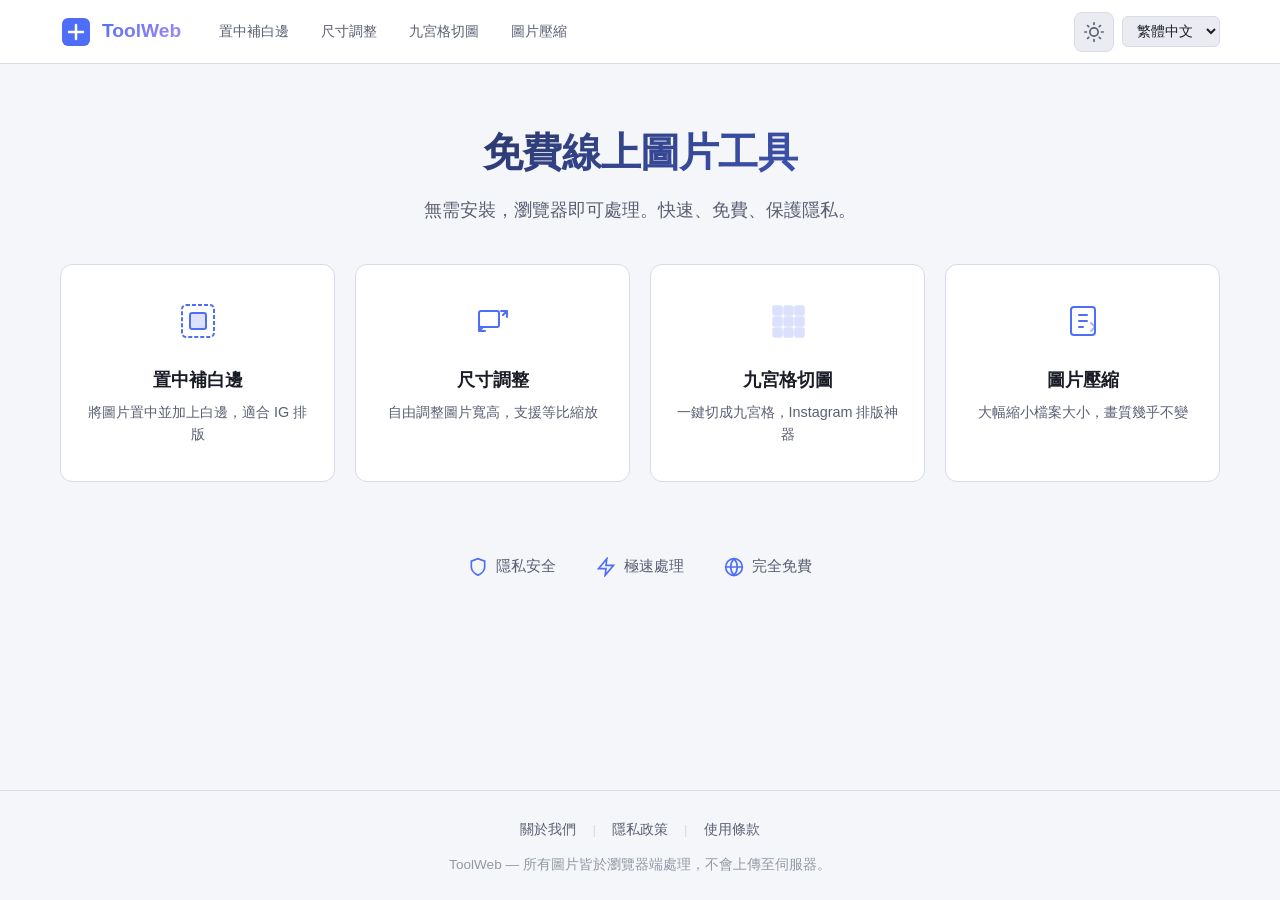
<file: index.html>
<!DOCTYPE html>
<html lang="zh-TW">
<head>
  <meta charset="UTF-8">
  <meta name="viewport" content="width=device-width, initial-scale=1.0">
  <meta name="description" content="免費線上圖片處理工具 — 置中補白邊、尺寸調整、九宮格切圖、圖片壓縮，瀏覽器端處理，保護隱私。">
  <title>ToolWeb — 免費線上圖片工具</title>
  <link rel="stylesheet" href="styles.css">
  <!-- Google tag (gtag.js) -->
<script async src="https://www.googletagmanager.com/gtag/js?id=G-6DPMHGG54L"></script>
<script>
  window.dataLayer = window.dataLayer || [];
  function gtag(){dataLayer.push(arguments);}
  gtag('js', new Date());

  gtag('config', 'G-6DPMHGG54L');
</script>
</head>
<body>
  <!-- Skip link -->
  <a href="#main" class="skip-link" id="skip-link">跳至主要內容</a>

  <header class="header" role="banner">
    <div class="header-inner container">
      <a href="index.html" class="logo" aria-label="ToolWeb 首頁">
        <svg width="32" height="32" viewBox="0 0 32 32" aria-hidden="true" focusable="false">
          <rect x="2" y="2" width="28" height="28" rx="6" fill="var(--accent)"/>
          <path d="M9 16h14M16 9v14" stroke="#fff" stroke-width="2.5" stroke-linecap="round"/>
        </svg>
        <span class="logo-text">ToolWeb</span>
      </a>
      <nav class="nav" role="navigation" aria-label="主要導覽">
        <ul class="nav-list" role="list">
          <li><a href="center-pad.html" class="nav-link" data-i18n="nav.centerPad">置中補白邊</a></li>
          <li><a href="resize.html" class="nav-link" data-i18n="nav.resize">尺寸調整</a></li>
          <li><a href="grid-cut.html" class="nav-link" data-i18n="nav.gridCut">九宮格切圖</a></li>
          <li><a href="compress.html" class="nav-link" data-i18n="nav.compress">圖片壓縮</a></li>
        </ul>
      </nav>
      <div class="header-actions">
        <button class="btn-icon" id="theme-toggle" aria-label="切換深色模式" title="切換主題">
          <svg class="icon-sun" width="20" height="20" viewBox="0 0 24 24" fill="none" stroke="currentColor" stroke-width="2" stroke-linecap="round" aria-hidden="true"><circle cx="12" cy="12" r="5"/><line x1="12" y1="1" x2="12" y2="3"/><line x1="12" y1="21" x2="12" y2="23"/><line x1="4.22" y1="4.22" x2="5.64" y2="5.64"/><line x1="18.36" y1="18.36" x2="19.78" y2="19.78"/><line x1="1" y1="12" x2="3" y2="12"/><line x1="21" y1="12" x2="23" y2="12"/><line x1="4.22" y1="19.78" x2="5.64" y2="18.36"/><line x1="18.36" y1="5.64" x2="19.78" y2="4.22"/></svg>
          <svg class="icon-moon" width="20" height="20" viewBox="0 0 24 24" fill="none" stroke="currentColor" stroke-width="2" stroke-linecap="round" aria-hidden="true"><path d="M21 12.79A9 9 0 1 1 11.21 3 7 7 0 0 0 21 12.79z"/></svg>
        </button>
        <select id="lang-select" class="lang-select" aria-label="選擇語言">
          <option value="zh-TW">繁體中文</option>
          <option value="en">English</option>
        </select>
        <button class="btn-icon mobile-menu-toggle" id="mobile-menu-toggle" aria-label="開啟選單" aria-expanded="false" aria-controls="mobile-nav">
          <svg width="22" height="22" viewBox="0 0 24 24" fill="none" stroke="currentColor" stroke-width="2" stroke-linecap="round" aria-hidden="true"><line x1="3" y1="6" x2="21" y2="6"/><line x1="3" y1="12" x2="21" y2="12"/><line x1="3" y1="18" x2="21" y2="18"/></svg>
        </button>
      </div>
    </div>
    <div class="mobile-nav-overlay" id="mobile-nav" role="dialog" aria-modal="true" aria-label="行動版導覽" hidden>
      <nav aria-label="行動版導覽">
        <ul class="mobile-nav-list" role="list">
          <li><a href="center-pad.html" class="mobile-nav-link" data-i18n="nav.centerPad">置中補白邊</a></li>
          <li><a href="resize.html" class="mobile-nav-link" data-i18n="nav.resize">尺寸調整</a></li>
          <li><a href="grid-cut.html" class="mobile-nav-link" data-i18n="nav.gridCut">九宮格切圖</a></li>
          <li><a href="compress.html" class="mobile-nav-link" data-i18n="nav.compress">圖片壓縮</a></li>
        </ul>
      </nav>
    </div>
  </header>

  <main id="main" class="main" role="main">
    <section aria-labelledby="home-title">
      <div class="container">
        <div class="hero">
          <h1 id="home-title" class="hero-title" data-i18n="home.title">免費線上圖片工具</h1>
          <p class="hero-subtitle" data-i18n="home.subtitle">無需安裝，瀏覽器即可處理。快速、免費、保護隱私。</p>
        </div>
        <div class="tool-grid" role="list">
          <a href="center-pad.html" class="tool-card" role="listitem">
            <div class="tool-card-icon" aria-hidden="true">
              <svg width="40" height="40" viewBox="0 0 40 40" fill="none"><rect x="4" y="4" width="32" height="32" rx="4" stroke="var(--accent)" stroke-width="2" stroke-dasharray="4 2"/><rect x="12" y="12" width="16" height="16" rx="2" fill="var(--accent)" opacity="0.2"/><rect x="12" y="12" width="16" height="16" rx="2" stroke="var(--accent)" stroke-width="2"/></svg>
            </div>
            <h2 class="tool-card-title" data-i18n="tools.centerPad.title">置中補白邊</h2>
            <p class="tool-card-desc" data-i18n="tools.centerPad.desc">將圖片置中並加上白邊，適合 IG 排版</p>
          </a>
          <a href="resize.html" class="tool-card" role="listitem">
            <div class="tool-card-icon" aria-hidden="true">
              <svg width="40" height="40" viewBox="0 0 40 40" fill="none"><rect x="6" y="10" width="20" height="16" rx="2" stroke="var(--accent)" stroke-width="2"/><path d="M30 14l4-4m0 0h-6m6 0v6" stroke="var(--accent)" stroke-width="2" stroke-linecap="round" stroke-linejoin="round"/><path d="M10 26l-4 4m0 0h6m-6 0v-6" stroke="var(--accent)" stroke-width="2" stroke-linecap="round" stroke-linejoin="round"/></svg>
            </div>
            <h2 class="tool-card-title" data-i18n="tools.resize.title">尺寸調整</h2>
            <p class="tool-card-desc" data-i18n="tools.resize.desc">自由調整圖片寬高，支援等比縮放</p>
          </a>
          <a href="grid-cut.html" class="tool-card" role="listitem">
            <div class="tool-card-icon" aria-hidden="true">
              <svg width="40" height="40" viewBox="0 0 40 40" fill="none"><rect x="5" y="5" width="9" height="9" rx="1.5" fill="var(--accent)" opacity="0.2" stroke="var(--accent)" stroke-width="1.5"/><rect x="16" y="5" width="9" height="9" rx="1.5" fill="var(--accent)" opacity="0.2" stroke="var(--accent)" stroke-width="1.5"/><rect x="27" y="5" width="9" height="9" rx="1.5" fill="var(--accent)" opacity="0.2" stroke="var(--accent)" stroke-width="1.5"/><rect x="5" y="16" width="9" height="9" rx="1.5" fill="var(--accent)" opacity="0.2" stroke="var(--accent)" stroke-width="1.5"/><rect x="16" y="16" width="9" height="9" rx="1.5" fill="var(--accent)" opacity="0.2" stroke="var(--accent)" stroke-width="1.5"/><rect x="27" y="16" width="9" height="9" rx="1.5" fill="var(--accent)" opacity="0.2" stroke="var(--accent)" stroke-width="1.5"/><rect x="5" y="27" width="9" height="9" rx="1.5" fill="var(--accent)" opacity="0.2" stroke="var(--accent)" stroke-width="1.5"/><rect x="16" y="27" width="9" height="9" rx="1.5" fill="var(--accent)" opacity="0.2" stroke="var(--accent)" stroke-width="1.5"/><rect x="27" y="27" width="9" height="9" rx="1.5" fill="var(--accent)" opacity="0.2" stroke="var(--accent)" stroke-width="1.5"/></svg>
            </div>
            <h2 class="tool-card-title" data-i18n="tools.gridCut.title">九宮格切圖</h2>
            <p class="tool-card-desc" data-i18n="tools.gridCut.desc">一鍵切成九宮格，Instagram 排版神器</p>
          </a>
          <a href="compress.html" class="tool-card" role="listitem">
            <div class="tool-card-icon" aria-hidden="true">
              <svg width="40" height="40" viewBox="0 0 40 40" fill="none"><rect x="8" y="6" width="24" height="28" rx="3" stroke="var(--accent)" stroke-width="2"/><path d="M16 14h8M16 20h8M16 26h4" stroke="var(--accent)" stroke-width="2" stroke-linecap="round"/><path d="M28 22l4 4-4 4" stroke="var(--accent)" stroke-width="2" stroke-linecap="round" stroke-linejoin="round" opacity="0.5"/></svg>
            </div>
            <h2 class="tool-card-title" data-i18n="tools.compress.title">圖片壓縮</h2>
            <p class="tool-card-desc" data-i18n="tools.compress.desc">大幅縮小檔案大小，畫質幾乎不變</p>
          </a>
        </div>
        <div class="features-bar">
          <div class="feature-item">
            <svg width="20" height="20" viewBox="0 0 24 24" fill="none" stroke="var(--accent)" stroke-width="2" stroke-linecap="round" aria-hidden="true"><path d="M12 22s8-4 8-10V5l-8-3-8 3v7c0 6 8 10 8 10z"/></svg>
            <span data-i18n="home.privacy">隱私安全</span>
          </div>
          <div class="feature-item">
            <svg width="20" height="20" viewBox="0 0 24 24" fill="none" stroke="var(--accent)" stroke-width="2" stroke-linecap="round" aria-hidden="true"><polygon points="13 2 3 14 12 14 11 22 21 10 12 10 13 2"/></svg>
            <span data-i18n="home.fast">極速處理</span>
          </div>
          <div class="feature-item">
            <svg width="20" height="20" viewBox="0 0 24 24" fill="none" stroke="var(--accent)" stroke-width="2" stroke-linecap="round" aria-hidden="true"><circle cx="12" cy="12" r="10"/><line x1="2" y1="12" x2="22" y2="12"/><path d="M12 2a15.3 15.3 0 0 1 4 10 15.3 15.3 0 0 1-4 10 15.3 15.3 0 0 1-4-10 15.3 15.3 0 0 1 4-10z"/></svg>
            <span data-i18n="home.free">完全免費</span>
          </div>
        </div>
      </div>
    </section>
  </main>

  <footer class="footer" role="contentinfo">
    <div class="container footer-inner">
      <div class="footer-links">
        <a href="about.html" class="footer-link" data-i18n="nav.about">關於我們</a>
        <span class="footer-sep" aria-hidden="true">|</span>
        <a href="privacy.html" class="footer-link" data-i18n="nav.privacy">隱私政策</a>
        <span class="footer-sep" aria-hidden="true">|</span>
        <a href="terms.html" class="footer-link" data-i18n="nav.terms">使用條款</a>
      </div>
      <p data-i18n="footer.text">ToolWeb — 所有圖片皆於瀏覽器端處理，不會上傳至伺服器。</p>
    </div>
  </footer>
  <div class="toast-container" id="toast-container" aria-live="polite" aria-atomic="true"></div>
  <script src="shared.js"></script>
</body>
</html>
</file>
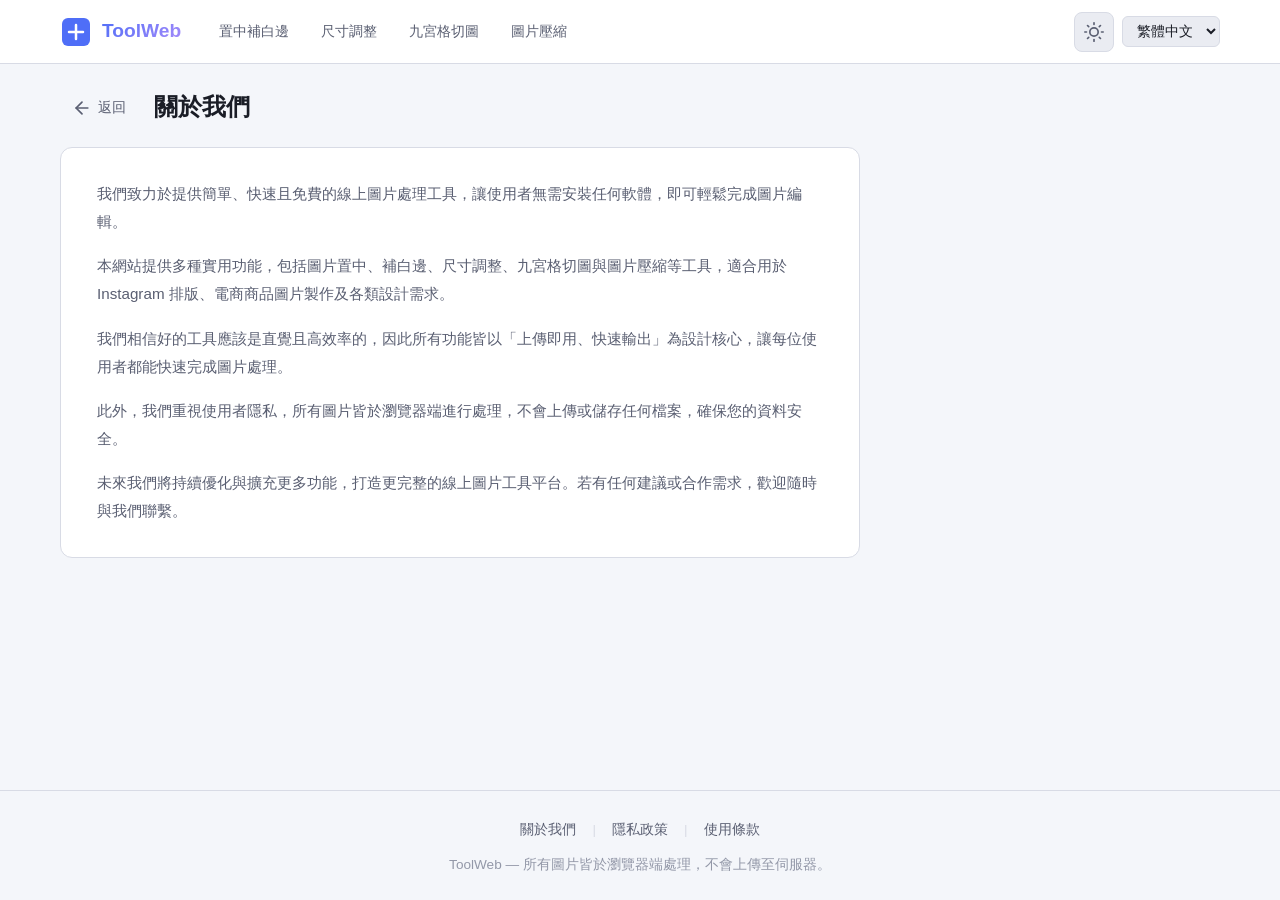
<file: about.html>
<!DOCTYPE html>
<html lang="zh-TW">
<head>
  <meta charset="UTF-8">
  <meta name="viewport" content="width=device-width, initial-scale=1.0">
  <meta name="description" content="關於 ToolWeb 線上圖片工具">
  <title>關於我們 — ToolWeb</title>
  <link rel="stylesheet" href="styles.css">
  <!-- Google tag (gtag.js) -->
<script async src="https://www.googletagmanager.com/gtag/js?id=G-6DPMHGG54L"></script>
<script>
  window.dataLayer = window.dataLayer || [];
  function gtag(){dataLayer.push(arguments);}
  gtag('js', new Date());

  gtag('config', 'G-6DPMHGG54L');
</script>
</head>
<body>
  <!-- Skip link -->
  <a href="#main" class="skip-link" id="skip-link">跳至主要內容</a>

  <header class="header" role="banner">
    <div class="header-inner container">
      <a href="index.html" class="logo" aria-label="ToolWeb 首頁">
        <svg width="32" height="32" viewBox="0 0 32 32" aria-hidden="true" focusable="false">
          <rect x="2" y="2" width="28" height="28" rx="6" fill="var(--accent)"/>
          <path d="M9 16h14M16 9v14" stroke="#fff" stroke-width="2.5" stroke-linecap="round"/>
        </svg>
        <span class="logo-text">ToolWeb</span>
      </a>
      <nav class="nav" role="navigation" aria-label="主要導覽">
        <ul class="nav-list" role="list">
          <li><a href="center-pad.html" class="nav-link" data-i18n="nav.centerPad">置中補白邊</a></li>
          <li><a href="resize.html" class="nav-link" data-i18n="nav.resize">尺寸調整</a></li>
          <li><a href="grid-cut.html" class="nav-link" data-i18n="nav.gridCut">九宮格切圖</a></li>
          <li><a href="compress.html" class="nav-link" data-i18n="nav.compress">圖片壓縮</a></li>
        </ul>
      </nav>
      <div class="header-actions">
        <button class="btn-icon" id="theme-toggle" aria-label="切換深色模式" title="切換主題">
          <svg class="icon-sun" width="20" height="20" viewBox="0 0 24 24" fill="none" stroke="currentColor" stroke-width="2" stroke-linecap="round" aria-hidden="true"><circle cx="12" cy="12" r="5"/><line x1="12" y1="1" x2="12" y2="3"/><line x1="12" y1="21" x2="12" y2="23"/><line x1="4.22" y1="4.22" x2="5.64" y2="5.64"/><line x1="18.36" y1="18.36" x2="19.78" y2="19.78"/><line x1="1" y1="12" x2="3" y2="12"/><line x1="21" y1="12" x2="23" y2="12"/><line x1="4.22" y1="19.78" x2="5.64" y2="18.36"/><line x1="18.36" y1="5.64" x2="19.78" y2="4.22"/></svg>
          <svg class="icon-moon" width="20" height="20" viewBox="0 0 24 24" fill="none" stroke="currentColor" stroke-width="2" stroke-linecap="round" aria-hidden="true"><path d="M21 12.79A9 9 0 1 1 11.21 3 7 7 0 0 0 21 12.79z"/></svg>
        </button>
        <select id="lang-select" class="lang-select" aria-label="選擇語言">
          <option value="zh-TW">繁體中文</option>
          <option value="en">English</option>
        </select>
        <button class="btn-icon mobile-menu-toggle" id="mobile-menu-toggle" aria-label="開啟選單" aria-expanded="false" aria-controls="mobile-nav">
          <svg width="22" height="22" viewBox="0 0 24 24" fill="none" stroke="currentColor" stroke-width="2" stroke-linecap="round" aria-hidden="true"><line x1="3" y1="6" x2="21" y2="6"/><line x1="3" y1="12" x2="21" y2="12"/><line x1="3" y1="18" x2="21" y2="18"/></svg>
        </button>
      </div>
    </div>
    <div class="mobile-nav-overlay" id="mobile-nav" role="dialog" aria-modal="true" aria-label="行動版導覽" hidden>
      <nav aria-label="行動版導覽">
        <ul class="mobile-nav-list" role="list">
          <li><a href="center-pad.html" class="mobile-nav-link" data-i18n="nav.centerPad">置中補白邊</a></li>
          <li><a href="resize.html" class="mobile-nav-link" data-i18n="nav.resize">尺寸調整</a></li>
          <li><a href="grid-cut.html" class="mobile-nav-link" data-i18n="nav.gridCut">九宮格切圖</a></li>
          <li><a href="compress.html" class="mobile-nav-link" data-i18n="nav.compress">圖片壓縮</a></li>
        </ul>
      </nav>
    </div>
  </header>

  <main id="main" class="main" role="main">
    <section aria-labelledby="about-title" class="content-page">
      <div class="container">
        <div class="tool-header">
          <a href="index.html" class="back-link" aria-label="返回首頁"><svg width="20" height="20" viewBox="0 0 24 24" fill="none" stroke="currentColor" stroke-width="2" stroke-linecap="round" aria-hidden="true"><line x1="19" y1="12" x2="5" y2="12"/><polyline points="12 19 5 12 12 5"/></svg><span data-i18n="back">返回</span></a>
          <h1 id="about-title" data-i18n="nav.about">關於我們</h1>
        </div>
        <article class="content-card">
          <p data-i18n="about.p1">我們致力於提供簡單、快速且免費的線上圖片處理工具，讓使用者無需安裝任何軟體，即可輕鬆完成圖片編輯。</p>
          <p data-i18n="about.p2">本網站提供多種實用功能，包括圖片置中、補白邊、尺寸調整、九宮格切圖與圖片壓縮等工具，適合用於 Instagram 排版、電商商品圖片製作及各類設計需求。</p>
          <p data-i18n="about.p3">我們相信好的工具應該是直覺且高效率的，因此所有功能皆以「上傳即用、快速輸出」為設計核心，讓每位使用者都能快速完成圖片處理。</p>
          <p data-i18n="about.p4">此外，我們重視使用者隱私，所有圖片皆於瀏覽器端進行處理，不會上傳或儲存任何檔案，確保您的資料安全。</p>
          <p data-i18n="about.p5">未來我們將持續優化與擴充更多功能，打造更完整的線上圖片工具平台。若有任何建議或合作需求，歡迎隨時與我們聯繫。</p>
        </article>
      </div>
    </section>
  </main>

  <footer class="footer" role="contentinfo">
    <div class="container footer-inner">
      <div class="footer-links">
        <a href="about.html" class="footer-link" data-i18n="nav.about">關於我們</a>
        <span class="footer-sep" aria-hidden="true">|</span>
        <a href="privacy.html" class="footer-link" data-i18n="nav.privacy">隱私政策</a>
        <span class="footer-sep" aria-hidden="true">|</span>
        <a href="terms.html" class="footer-link" data-i18n="nav.terms">使用條款</a>
      </div>
      <p data-i18n="footer.text">ToolWeb — 所有圖片皆於瀏覽器端處理，不會上傳至伺服器。</p>
    </div>
  </footer>
  <div class="toast-container" id="toast-container" aria-live="polite" aria-atomic="true"></div>
  <script src="shared.js"></script>
</body>
</html>
</file>
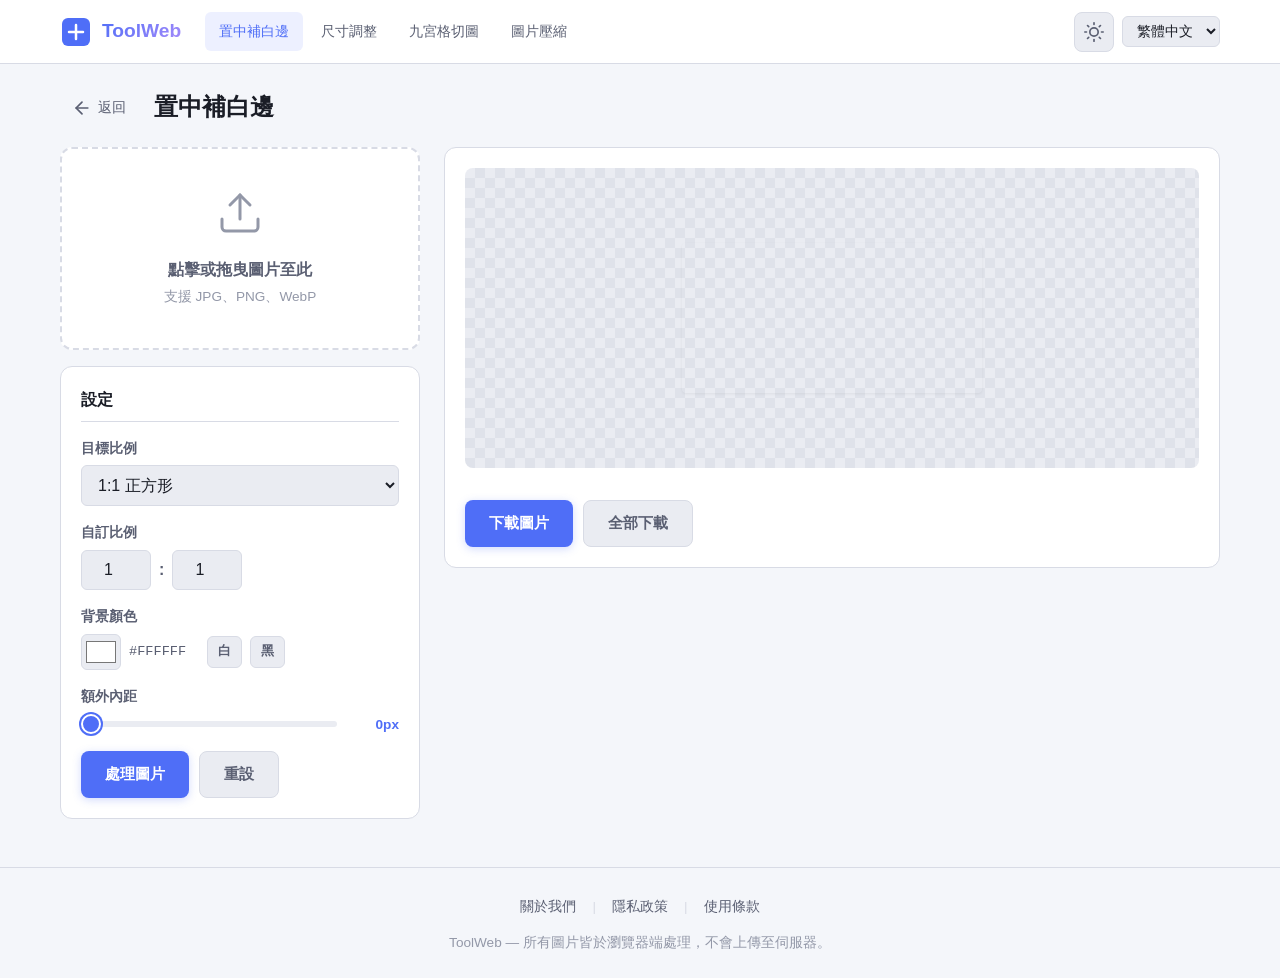
<file: center-pad.html>
<!DOCTYPE html>
<html lang="zh-TW">
<head>
  <meta charset="UTF-8">
  <meta name="viewport" content="width=device-width, initial-scale=1.0">
  <meta name="description" content="圖片置中補白邊工具，支援多種比例">
  <title>置中補白邊 — ToolWeb</title>
  <link rel="stylesheet" href="styles.css">
  <!-- Google tag (gtag.js) -->
<script async src="https://www.googletagmanager.com/gtag/js?id=G-6DPMHGG54L"></script>
<script>
  window.dataLayer = window.dataLayer || [];
  function gtag(){dataLayer.push(arguments);}
  gtag('js', new Date());

  gtag('config', 'G-6DPMHGG54L');
</script>
</head>
<body>
  <!-- Skip link -->
  <a href="#main" class="skip-link" id="skip-link">跳至主要內容</a>

  <header class="header" role="banner">
    <div class="header-inner container">
      <a href="index.html" class="logo" aria-label="ToolWeb 首頁">
        <svg width="32" height="32" viewBox="0 0 32 32" aria-hidden="true" focusable="false">
          <rect x="2" y="2" width="28" height="28" rx="6" fill="var(--accent)"/>
          <path d="M9 16h14M16 9v14" stroke="#fff" stroke-width="2.5" stroke-linecap="round"/>
        </svg>
        <span class="logo-text">ToolWeb</span>
      </a>
      <nav class="nav" role="navigation" aria-label="主要導覽">
        <ul class="nav-list" role="list">
          <li><a href="center-pad.html" class="nav-link active" data-i18n="nav.centerPad">置中補白邊</a></li>
          <li><a href="resize.html" class="nav-link" data-i18n="nav.resize">尺寸調整</a></li>
          <li><a href="grid-cut.html" class="nav-link" data-i18n="nav.gridCut">九宮格切圖</a></li>
          <li><a href="compress.html" class="nav-link" data-i18n="nav.compress">圖片壓縮</a></li>
        </ul>
      </nav>
      <div class="header-actions">
        <button class="btn-icon" id="theme-toggle" aria-label="切換深色模式" title="切換主題">
          <svg class="icon-sun" width="20" height="20" viewBox="0 0 24 24" fill="none" stroke="currentColor" stroke-width="2" stroke-linecap="round" aria-hidden="true"><circle cx="12" cy="12" r="5"/><line x1="12" y1="1" x2="12" y2="3"/><line x1="12" y1="21" x2="12" y2="23"/><line x1="4.22" y1="4.22" x2="5.64" y2="5.64"/><line x1="18.36" y1="18.36" x2="19.78" y2="19.78"/><line x1="1" y1="12" x2="3" y2="12"/><line x1="21" y1="12" x2="23" y2="12"/><line x1="4.22" y1="19.78" x2="5.64" y2="18.36"/><line x1="18.36" y1="5.64" x2="19.78" y2="4.22"/></svg>
          <svg class="icon-moon" width="20" height="20" viewBox="0 0 24 24" fill="none" stroke="currentColor" stroke-width="2" stroke-linecap="round" aria-hidden="true"><path d="M21 12.79A9 9 0 1 1 11.21 3 7 7 0 0 0 21 12.79z"/></svg>
        </button>
        <select id="lang-select" class="lang-select" aria-label="選擇語言">
          <option value="zh-TW">繁體中文</option>
          <option value="en">English</option>
        </select>
        <button class="btn-icon mobile-menu-toggle" id="mobile-menu-toggle" aria-label="開啟選單" aria-expanded="false" aria-controls="mobile-nav">
          <svg width="22" height="22" viewBox="0 0 24 24" fill="none" stroke="currentColor" stroke-width="2" stroke-linecap="round" aria-hidden="true"><line x1="3" y1="6" x2="21" y2="6"/><line x1="3" y1="12" x2="21" y2="12"/><line x1="3" y1="18" x2="21" y2="18"/></svg>
        </button>
      </div>
    </div>
    <div class="mobile-nav-overlay" id="mobile-nav" role="dialog" aria-modal="true" aria-label="行動版導覽" hidden>
      <nav aria-label="行動版導覽">
        <ul class="mobile-nav-list" role="list">
          <li><a href="center-pad.html" class="mobile-nav-link active" data-i18n="nav.centerPad">置中補白邊</a></li>
          <li><a href="resize.html" class="mobile-nav-link" data-i18n="nav.resize">尺寸調整</a></li>
          <li><a href="grid-cut.html" class="mobile-nav-link" data-i18n="nav.gridCut">九宮格切圖</a></li>
          <li><a href="compress.html" class="mobile-nav-link" data-i18n="nav.compress">圖片壓縮</a></li>
        </ul>
      </nav>
    </div>
  </header>

  <main id="main" class="main" role="main">
    <section aria-labelledby="cp-title">
      <div class="container">
        <div class="tool-header">
          <a href="index.html" class="back-link" aria-label="返回首頁"><svg width="20" height="20" viewBox="0 0 24 24" fill="none" stroke="currentColor" stroke-width="2" stroke-linecap="round" aria-hidden="true"><line x1="19" y1="12" x2="5" y2="12"/><polyline points="12 19 5 12 12 5"/></svg><span data-i18n="back">返回</span></a>
          <h1 id="cp-title" data-i18n="tools.centerPad.title">置中補白邊</h1>
        </div>
        <div class="tool-layout">
          <div class="tool-sidebar">
            <div class="upload-zone" id="cp-upload" role="button" tabindex="0" aria-label="點擊或拖曳圖片上傳">
              <input type="file" accept="image/*" class="upload-input" id="cp-file" aria-label="選擇圖片檔案" multiple>
              <div class="upload-content">
                <svg width="48" height="48" viewBox="0 0 24 24" fill="none" stroke="var(--text-tertiary)" stroke-width="1.5" stroke-linecap="round" aria-hidden="true"><path d="M21 15v4a2 2 0 0 1-2 2H5a2 2 0 0 1-2-2v-4"/><polyline points="17 8 12 3 7 8"/><line x1="12" y1="3" x2="12" y2="15"/></svg>
                <p class="upload-text" data-i18n="upload.text">點擊或拖曳圖片至此</p>
                <p class="upload-hint" data-i18n="upload.hint">支援 JPG、PNG、WebP</p>
              </div>
            </div>
            <div class="settings-panel" id="cp-settings" hidden>
              <h2 class="settings-title" data-i18n="settings">設定</h2>
              <div class="setting-group">
                <label for="cp-ratio" data-i18n="centerPad.ratio">目標比例</label>
                <select id="cp-ratio" class="select-input">
                  <option value="1:1" data-i18n="ratio.1to1">1:1 正方形</option>
                  <option value="4:5" data-i18n="ratio.4to5">4:5 Instagram 直式</option>
                  <option value="16:9" data-i18n="ratio.16to9">16:9 橫式</option>
                  <option value="9:16" data-i18n="ratio.9to16">9:16 限時動態</option>
                  <option value="custom" data-i18n="ratio.custom">自訂</option>
                </select>
              </div>
              <div class="setting-group" id="cp-custom-ratio" hidden>
                <label data-i18n="centerPad.customRatio">自訂比例</label>
                <div class="inline-inputs">
                  <input type="number" id="cp-ratio-w" class="number-input" value="1" min="1" max="100" aria-label="寬度比例">
                  <span>:</span>
                  <input type="number" id="cp-ratio-h" class="number-input" value="1" min="1" max="100" aria-label="高度比例">
                </div>
              </div>
              <div class="setting-group">
                <label for="cp-bg-color" data-i18n="centerPad.bgColor">背景顏色</label>
                <div class="color-picker-row">
                  <input type="color" id="cp-bg-color" class="color-input" value="#ffffff" aria-label="選擇背景顏色">
                  <span class="color-label" id="cp-color-label">#FFFFFF</span>
                  <button class="btn-small" id="cp-bg-white" aria-label="設為白色">白</button>
                  <button class="btn-small" id="cp-bg-black" aria-label="設為黑色">黑</button>
                </div>
              </div>
              <div class="setting-group">
                <label for="cp-padding" data-i18n="centerPad.padding">額外內距</label>
                <div class="range-row">
                  <input type="range" id="cp-padding" class="range-input" min="0" max="200" value="0" aria-label="額外內距像素">
                  <output for="cp-padding" id="cp-padding-val">0px</output>
                </div>
              </div>
              <div class="btn-group">
                <button class="btn btn-primary" id="cp-process" data-i18n="btn.process">處理圖片</button>
                <button class="btn btn-secondary" id="cp-reset" data-i18n="btn.reset">重設</button>
              </div>
            </div>
          </div>
          <div class="preview-area" id="cp-preview-area" hidden>
            <h2 class="sr-only" data-i18n="preview">預覽</h2>
            <div class="preview-container"><canvas id="cp-canvas" aria-label="圖片預覽"></canvas></div>
            <div class="preview-info" id="cp-info"></div>
            <div class="btn-group">
              <button class="btn btn-primary" id="cp-download" data-i18n="btn.download">下載圖片</button>
              <button class="btn btn-secondary" id="cp-download-all" data-i18n="btn.downloadAll" hidden>全部下載</button>
            </div>
          </div>
        </div>
      </div>
    </section>
  </main>

  <footer class="footer" role="contentinfo">
    <div class="container footer-inner">
      <div class="footer-links">
        <a href="about.html" class="footer-link" data-i18n="nav.about">關於我們</a>
        <span class="footer-sep" aria-hidden="true">|</span>
        <a href="privacy.html" class="footer-link" data-i18n="nav.privacy">隱私政策</a>
        <span class="footer-sep" aria-hidden="true">|</span>
        <a href="terms.html" class="footer-link" data-i18n="nav.terms">使用條款</a>
      </div>
      <p data-i18n="footer.text">ToolWeb — 所有圖片皆於瀏覽器端處理，不會上傳至伺服器。</p>
    </div>
  </footer>
  <div class="toast-container" id="toast-container" aria-live="polite" aria-atomic="true"></div>
  <script src="shared.js"></script>
  <script>
  document.addEventListener('DOMContentLoaded', () => {
    const { t, showToast, loadImage, canvasToBlob, downloadBlob, showProcessing, hideProcessing, setupUploadZone } = ToolWeb;
    let images = [], currentIndex = 0;
    setupUploadZone('cp-upload', 'cp-file', async (files) => {
      images = [];
      for (const f of files) { if (!f.type.startsWith('image/')) continue; images.push({ file: f, img: await loadImage(f) }); }
      if (!images.length) return;
      document.getElementById('cp-settings').hidden = false;
      document.getElementById('cp-download-all').hidden = images.length <= 1;
      showToast(t('toast.uploaded'), 'success');
    });
    const setColor = hex => { document.getElementById('cp-bg-color').value = hex; document.getElementById('cp-color-label').textContent = hex.toUpperCase(); };
    document.getElementById('cp-ratio').addEventListener('change', () => { document.getElementById('cp-custom-ratio').hidden = document.getElementById('cp-ratio').value !== 'custom'; });
    document.getElementById('cp-bg-color').addEventListener('input', e => { document.getElementById('cp-color-label').textContent = e.target.value.toUpperCase(); });
    document.getElementById('cp-bg-white').addEventListener('click', () => setColor('#ffffff'));
    document.getElementById('cp-bg-black').addEventListener('click', () => setColor('#000000'));
    document.getElementById('cp-padding').addEventListener('input', e => { document.getElementById('cp-padding-val').textContent = e.target.value + 'px'; });
    function getRatio() {
      const val = document.getElementById('cp-ratio').value;
      if (val === 'custom') { return (parseInt(document.getElementById('cp-ratio-w').value)||1)/(parseInt(document.getElementById('cp-ratio-h').value)||1); }
      const [w,h] = val.split(':').map(Number); return w/h;
    }
    function processOne(img) {
      const ratio = getRatio(), padding = parseInt(document.getElementById('cp-padding').value)||0, bgColor = document.getElementById('cp-bg-color').value;
      const iw = img.naturalWidth, ih = img.naturalHeight, pw = iw+padding*2, ph = ih+padding*2;
      let cw, ch;
      if (pw/ph > ratio) { cw = pw; ch = Math.round(pw/ratio); } else { ch = ph; cw = Math.round(ph*ratio); }
      const c = document.createElement('canvas'); c.width=cw; c.height=ch;
      const ctx = c.getContext('2d'); ctx.fillStyle=bgColor; ctx.fillRect(0,0,cw,ch);
      ctx.drawImage(img, Math.round((cw-iw)/2), Math.round((ch-ih)/2));
      return c;
    }
    document.getElementById('cp-process').addEventListener('click', async () => {
      if (!images.length) { showToast(t('toast.noFile'),'error'); return; }
      showProcessing(); await new Promise(r=>setTimeout(r,50));
      try {
        const c = processOne(images[0].img), pc = document.getElementById('cp-canvas');
        pc.width=c.width; pc.height=c.height; pc.getContext('2d').drawImage(c,0,0);
        document.getElementById('cp-preview-area').hidden=false;
        document.getElementById('cp-info').textContent=t('info.size',{w:c.width,h:c.height});
        showToast(t('toast.processed'),'success');
      } catch(e) { showToast(t('toast.error'),'error'); }
      hideProcessing();
    });
    document.getElementById('cp-download').addEventListener('click', async () => {
      if (!images.length) return;
      const c = processOne(images[currentIndex].img), blob = await canvasToBlob(c,'png');
      downloadBlob(blob, images[currentIndex].file.name.replace(/\.[^.]+$/,'')+'_padded.png');
      showToast(t('toast.downloaded'),'success');
    });
    document.getElementById('cp-download-all').addEventListener('click', async () => {
      showProcessing();
      for (let i=0;i<images.length;i++) { const c=processOne(images[i].img); downloadBlob(await canvasToBlob(c,'png'), images[i].file.name.replace(/\.[^.]+$/,'')+'_padded.png'); }
      hideProcessing(); showToast(t('toast.downloaded'),'success');
    });
    document.getElementById('cp-reset').addEventListener('click', () => {
      images=[]; currentIndex=0; document.getElementById('cp-file').value='';
      document.getElementById('cp-settings').hidden=true; document.getElementById('cp-preview-area').hidden=true;
      document.getElementById('cp-upload').classList.remove('has-file');
      const n=document.querySelector('#cp-upload .upload-filename'); if(n) n.remove();
    });
  });
  </script>
</body>
</html>
</file>
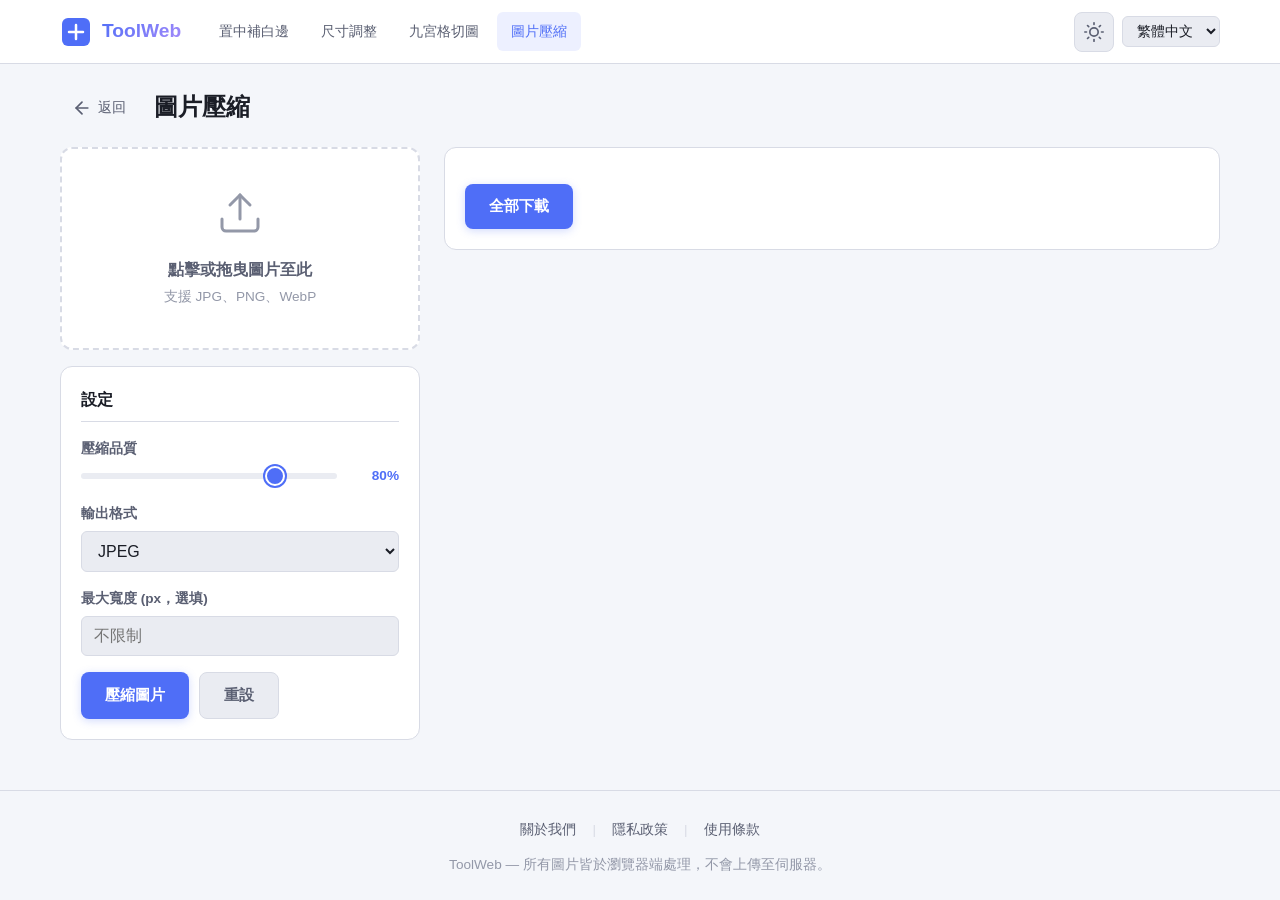
<file: compress.html>
<!DOCTYPE html>
<html lang="zh-TW">
<head>
  <meta charset="UTF-8">
  <meta name="viewport" content="width=device-width, initial-scale=1.0">
  <meta name="description" content="線上圖片壓縮工具，大幅縮小檔案大小">
  <title>圖片壓縮 — ToolWeb</title>
  <link rel="stylesheet" href="styles.css">
  <!-- Google tag (gtag.js) -->
<script async src="https://www.googletagmanager.com/gtag/js?id=G-6DPMHGG54L"></script>
<script>
  window.dataLayer = window.dataLayer || [];
  function gtag(){dataLayer.push(arguments);}
  gtag('js', new Date());

  gtag('config', 'G-6DPMHGG54L');
</script>
</head>
<body>
  <!-- Skip link -->
  <a href="#main" class="skip-link" id="skip-link">跳至主要內容</a>

  <header class="header" role="banner">
    <div class="header-inner container">
      <a href="index.html" class="logo" aria-label="ToolWeb 首頁">
        <svg width="32" height="32" viewBox="0 0 32 32" aria-hidden="true" focusable="false">
          <rect x="2" y="2" width="28" height="28" rx="6" fill="var(--accent)"/>
          <path d="M9 16h14M16 9v14" stroke="#fff" stroke-width="2.5" stroke-linecap="round"/>
        </svg>
        <span class="logo-text">ToolWeb</span>
      </a>
      <nav class="nav" role="navigation" aria-label="主要導覽">
        <ul class="nav-list" role="list">
          <li><a href="center-pad.html" class="nav-link" data-i18n="nav.centerPad">置中補白邊</a></li>
          <li><a href="resize.html" class="nav-link" data-i18n="nav.resize">尺寸調整</a></li>
          <li><a href="grid-cut.html" class="nav-link" data-i18n="nav.gridCut">九宮格切圖</a></li>
          <li><a href="compress.html" class="nav-link active" data-i18n="nav.compress">圖片壓縮</a></li>
        </ul>
      </nav>
      <div class="header-actions">
        <button class="btn-icon" id="theme-toggle" aria-label="切換深色模式" title="切換主題">
          <svg class="icon-sun" width="20" height="20" viewBox="0 0 24 24" fill="none" stroke="currentColor" stroke-width="2" stroke-linecap="round" aria-hidden="true"><circle cx="12" cy="12" r="5"/><line x1="12" y1="1" x2="12" y2="3"/><line x1="12" y1="21" x2="12" y2="23"/><line x1="4.22" y1="4.22" x2="5.64" y2="5.64"/><line x1="18.36" y1="18.36" x2="19.78" y2="19.78"/><line x1="1" y1="12" x2="3" y2="12"/><line x1="21" y1="12" x2="23" y2="12"/><line x1="4.22" y1="19.78" x2="5.64" y2="18.36"/><line x1="18.36" y1="5.64" x2="19.78" y2="4.22"/></svg>
          <svg class="icon-moon" width="20" height="20" viewBox="0 0 24 24" fill="none" stroke="currentColor" stroke-width="2" stroke-linecap="round" aria-hidden="true"><path d="M21 12.79A9 9 0 1 1 11.21 3 7 7 0 0 0 21 12.79z"/></svg>
        </button>
        <select id="lang-select" class="lang-select" aria-label="選擇語言">
          <option value="zh-TW">繁體中文</option>
          <option value="en">English</option>
        </select>
        <button class="btn-icon mobile-menu-toggle" id="mobile-menu-toggle" aria-label="開啟選單" aria-expanded="false" aria-controls="mobile-nav">
          <svg width="22" height="22" viewBox="0 0 24 24" fill="none" stroke="currentColor" stroke-width="2" stroke-linecap="round" aria-hidden="true"><line x1="3" y1="6" x2="21" y2="6"/><line x1="3" y1="12" x2="21" y2="12"/><line x1="3" y1="18" x2="21" y2="18"/></svg>
        </button>
      </div>
    </div>
    <div class="mobile-nav-overlay" id="mobile-nav" role="dialog" aria-modal="true" aria-label="行動版導覽" hidden>
      <nav aria-label="行動版導覽">
        <ul class="mobile-nav-list" role="list">
          <li><a href="center-pad.html" class="mobile-nav-link" data-i18n="nav.centerPad">置中補白邊</a></li>
          <li><a href="resize.html" class="mobile-nav-link" data-i18n="nav.resize">尺寸調整</a></li>
          <li><a href="grid-cut.html" class="mobile-nav-link" data-i18n="nav.gridCut">九宮格切圖</a></li>
          <li><a href="compress.html" class="mobile-nav-link active" data-i18n="nav.compress">圖片壓縮</a></li>
        </ul>
      </nav>
    </div>
  </header>

  <main id="main" class="main" role="main">
    <section aria-labelledby="cm-title">
      <div class="container">
        <div class="tool-header">
          <a href="index.html" class="back-link" aria-label="返回首頁"><svg width="20" height="20" viewBox="0 0 24 24" fill="none" stroke="currentColor" stroke-width="2" stroke-linecap="round" aria-hidden="true"><line x1="19" y1="12" x2="5" y2="12"/><polyline points="12 19 5 12 12 5"/></svg><span data-i18n="back">返回</span></a>
          <h1 id="cm-title" data-i18n="tools.compress.title">圖片壓縮</h1>
        </div>
        <div class="tool-layout">
          <div class="tool-sidebar">
            <div class="upload-zone" id="cm-upload" role="button" tabindex="0" aria-label="點擊或拖曳圖片上傳">
              <input type="file" accept="image/*" class="upload-input" id="cm-file" aria-label="選擇圖片檔案" multiple>
              <div class="upload-content"><svg width="48" height="48" viewBox="0 0 24 24" fill="none" stroke="var(--text-tertiary)" stroke-width="1.5" stroke-linecap="round" aria-hidden="true"><path d="M21 15v4a2 2 0 0 1-2 2H5a2 2 0 0 1-2-2v-4"/><polyline points="17 8 12 3 7 8"/><line x1="12" y1="3" x2="12" y2="15"/></svg><p class="upload-text" data-i18n="upload.text">點擊或拖曳圖片至此</p><p class="upload-hint" data-i18n="upload.hint">支援 JPG、PNG、WebP</p></div>
            </div>
            <div class="settings-panel" id="cm-settings" hidden>
              <h2 class="settings-title" data-i18n="settings">設定</h2>
              <div class="setting-group"><label for="cm-quality" data-i18n="compress.quality">壓縮品質</label>
                <div class="range-row"><input type="range" id="cm-quality" class="range-input" min="10" max="100" value="80" aria-label="壓縮品質百分比"><output for="cm-quality" id="cm-quality-val">80%</output></div>
              </div>
              <div class="setting-group"><label for="cm-format" data-i18n="compress.outputFormat">輸出格式</label>
                <select id="cm-format" class="select-input"><option value="jpeg">JPEG</option><option value="webp">WebP</option><option value="png">PNG</option></select>
              </div>
              <div class="setting-group"><label for="cm-max-width" data-i18n="compress.maxWidth">最大寬度 (px，選填)</label>
                <input type="number" id="cm-max-width" class="number-input full" min="0" max="10000" placeholder="不限制" aria-label="最大寬度像素">
              </div>
              <div class="btn-group"><button class="btn btn-primary" id="cm-process" data-i18n="btn.compress">壓縮圖片</button><button class="btn btn-secondary" id="cm-reset" data-i18n="btn.reset">重設</button></div>
            </div>
          </div>
          <div class="preview-area" id="cm-preview-area" hidden>
            <h2 class="sr-only" data-i18n="preview">預覽</h2>
            <div class="compress-results" id="cm-results"></div>
            <div class="btn-group"><button class="btn btn-primary" id="cm-download-all" data-i18n="btn.downloadAll">全部下載</button></div>
          </div>
        </div>
      </div>
    </section>
  </main>

  <footer class="footer" role="contentinfo">
    <div class="container footer-inner">
      <div class="footer-links">
        <a href="about.html" class="footer-link" data-i18n="nav.about">關於我們</a>
        <span class="footer-sep" aria-hidden="true">|</span>
        <a href="privacy.html" class="footer-link" data-i18n="nav.privacy">隱私政策</a>
        <span class="footer-sep" aria-hidden="true">|</span>
        <a href="terms.html" class="footer-link" data-i18n="nav.terms">使用條款</a>
      </div>
      <p data-i18n="footer.text">ToolWeb — 所有圖片皆於瀏覽器端處理，不會上傳至伺服器。</p>
    </div>
  </footer>
  <div class="toast-container" id="toast-container" aria-live="polite" aria-atomic="true"></div>
  <script src="shared.js"></script>
  <script>
  document.addEventListener('DOMContentLoaded', () => {
    const { t, showToast, loadImage, canvasToBlob, downloadBlob, showProcessing, hideProcessing, setupUploadZone, formatBytes } = ToolWeb;
    let files=[], results=[];
    setupUploadZone('cm-upload','cm-file', (fl)=>{
      files=Array.from(fl).filter(f=>f.type.startsWith('image/'));
      if(!files.length) return; document.getElementById('cm-settings').hidden=false;
      showToast(t('toast.uploaded'),'success');
    });
    document.getElementById('cm-quality').addEventListener('input',e=>{document.getElementById('cm-quality-val').textContent=e.target.value+'%';});
    document.getElementById('cm-process').addEventListener('click', async()=>{
      if(!files.length){showToast(t('toast.noFile'),'error');return;} showProcessing(); results=[];
      const quality=parseInt(document.getElementById('cm-quality').value)/100, fmt=document.getElementById('cm-format').value, maxW=parseInt(document.getElementById('cm-max-width').value)||0;
      try{
        for(const f of files){
          const im=await loadImage(f); let w=im.naturalWidth,h=im.naturalHeight;
          if(maxW>0&&w>maxW){h=Math.round(h*(maxW/w));w=maxW;}
          const c=document.createElement('canvas');c.width=w;c.height=h;const ctx=c.getContext('2d');ctx.imageSmoothingEnabled=true;ctx.imageSmoothingQuality='high';ctx.drawImage(im,0,0,w,h);
          const blob=await canvasToBlob(c,fmt,quality);
          results.push({canvas:c,blob,originalSize:f.size,compressedSize:blob.size,name:f.name});
          URL.revokeObjectURL(im.src);
        }
        renderResults(fmt); document.getElementById('cm-preview-area').hidden=false;
        showToast(t('toast.processed'),'success');
      }catch(e){showToast(t('toast.error'),'error');} hideProcessing();
    });
    function renderResults(fmt){
      const ct=document.getElementById('cm-results');ct.innerHTML='';const ext=fmt==='jpeg'?'jpg':fmt;
      results.forEach((r,i)=>{
        const saved=Math.max(0,Math.round((1-r.compressedSize/r.originalSize)*100));
        const item=document.createElement('div');item.className='compress-item';
        item.innerHTML=`<canvas class="compress-thumb" width="64" height="64" aria-hidden="true"></canvas>
          <div class="compress-details"><div class="compress-name">${r.name}</div>
          <div class="compress-stats"><span>${t('info.original',{s:formatBytes(r.originalSize)})}</span><span>${t('info.compressed',{s:formatBytes(r.compressedSize)})}</span><span class="compress-saved">${t('info.saved',{p:saved})}</span></div></div>
          <div class="compress-actions"><button class="btn btn-primary">${t('btn.download')}</button></div>`;
        const tc=item.querySelector('.compress-thumb').getContext('2d'),sc=Math.min(64/r.canvas.width,64/r.canvas.height);
        tc.drawImage(r.canvas,(64-r.canvas.width*sc)/2,(64-r.canvas.height*sc)/2,r.canvas.width*sc,r.canvas.height*sc);
        item.querySelector('.btn').addEventListener('click',()=>{downloadBlob(r.blob,r.name.replace(/\.[^.]+$/,'')+'_compressed.'+ext);showToast(t('toast.downloaded'),'success');});
        ct.appendChild(item);
      });
    }
    document.getElementById('cm-download-all').addEventListener('click', async()=>{
      const fmt=document.getElementById('cm-format').value,ext=fmt==='jpeg'?'jpg':fmt;
      for(const r of results){downloadBlob(r.blob,r.name.replace(/\.[^.]+$/,'')+'_compressed.'+ext);await new Promise(r=>setTimeout(r,100));}
      showToast(t('toast.downloaded'),'success');
    });
    document.getElementById('cm-reset').addEventListener('click',()=>{
      files=[];results=[];document.getElementById('cm-file').value='';document.getElementById('cm-settings').hidden=true;
      document.getElementById('cm-preview-area').hidden=true;document.getElementById('cm-results').innerHTML='';
      document.getElementById('cm-upload').classList.remove('has-file');
      const n=document.querySelector('#cm-upload .upload-filename');if(n)n.remove();
    });
  });
  </script>
</body>
</html>
</file>
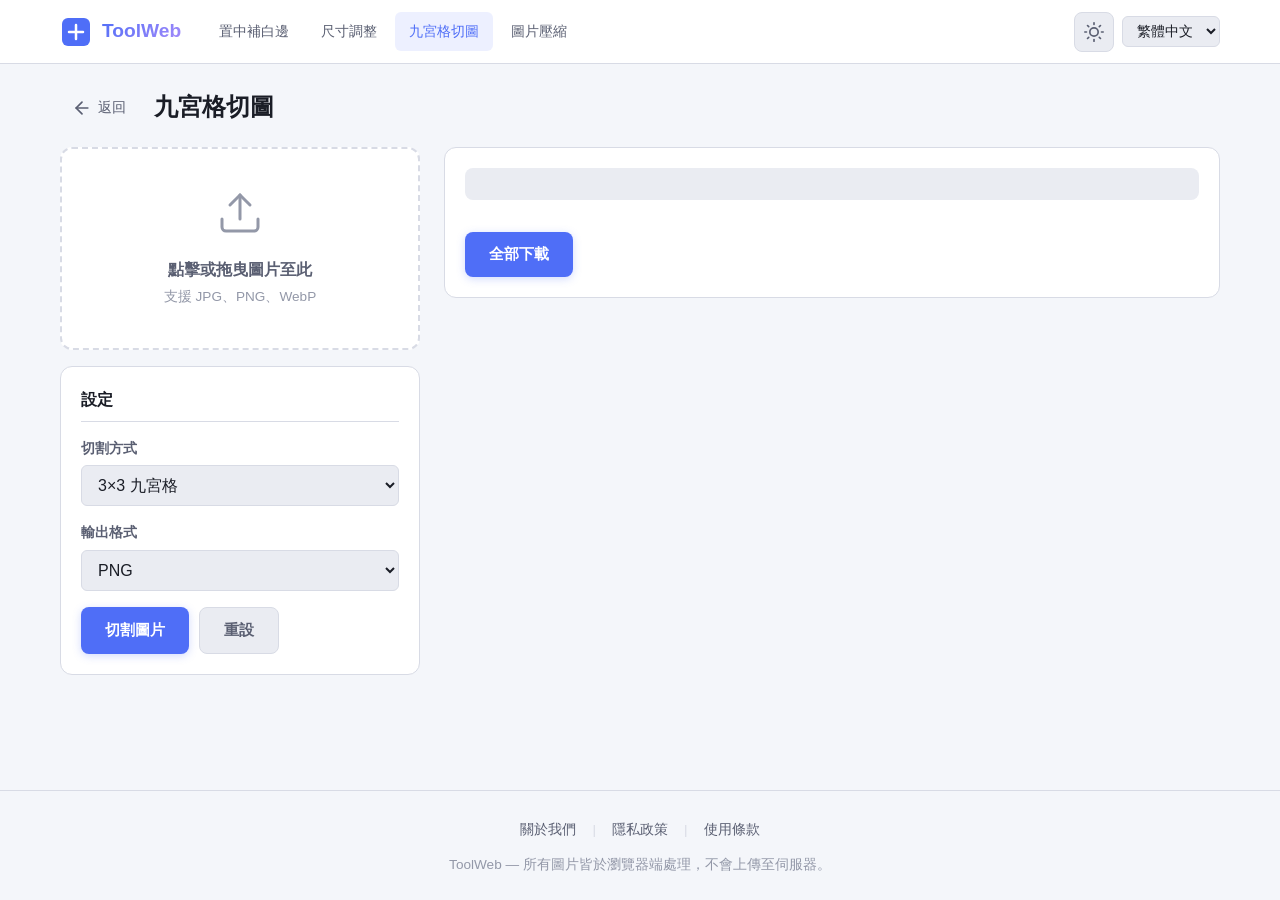
<file: grid-cut.html>
<!DOCTYPE html>
<html lang="zh-TW">
<head>
  <meta charset="UTF-8">
  <meta name="viewport" content="width=device-width, initial-scale=1.0">
  <meta name="description" content="線上九宮格切圖工具，Instagram 排版必備">
  <title>九宮格切圖 — ToolWeb</title>
  <link rel="stylesheet" href="styles.css">
  <!-- Google tag (gtag.js) -->
<script async src="https://www.googletagmanager.com/gtag/js?id=G-6DPMHGG54L"></script>
<script>
  window.dataLayer = window.dataLayer || [];
  function gtag(){dataLayer.push(arguments);}
  gtag('js', new Date());

  gtag('config', 'G-6DPMHGG54L');
</script>
</head>
<body>
  <!-- Skip link -->
  <a href="#main" class="skip-link" id="skip-link">跳至主要內容</a>

  <header class="header" role="banner">
    <div class="header-inner container">
      <a href="index.html" class="logo" aria-label="ToolWeb 首頁">
        <svg width="32" height="32" viewBox="0 0 32 32" aria-hidden="true" focusable="false">
          <rect x="2" y="2" width="28" height="28" rx="6" fill="var(--accent)"/>
          <path d="M9 16h14M16 9v14" stroke="#fff" stroke-width="2.5" stroke-linecap="round"/>
        </svg>
        <span class="logo-text">ToolWeb</span>
      </a>
      <nav class="nav" role="navigation" aria-label="主要導覽">
        <ul class="nav-list" role="list">
          <li><a href="center-pad.html" class="nav-link" data-i18n="nav.centerPad">置中補白邊</a></li>
          <li><a href="resize.html" class="nav-link" data-i18n="nav.resize">尺寸調整</a></li>
          <li><a href="grid-cut.html" class="nav-link active" data-i18n="nav.gridCut">九宮格切圖</a></li>
          <li><a href="compress.html" class="nav-link" data-i18n="nav.compress">圖片壓縮</a></li>
        </ul>
      </nav>
      <div class="header-actions">
        <button class="btn-icon" id="theme-toggle" aria-label="切換深色模式" title="切換主題">
          <svg class="icon-sun" width="20" height="20" viewBox="0 0 24 24" fill="none" stroke="currentColor" stroke-width="2" stroke-linecap="round" aria-hidden="true"><circle cx="12" cy="12" r="5"/><line x1="12" y1="1" x2="12" y2="3"/><line x1="12" y1="21" x2="12" y2="23"/><line x1="4.22" y1="4.22" x2="5.64" y2="5.64"/><line x1="18.36" y1="18.36" x2="19.78" y2="19.78"/><line x1="1" y1="12" x2="3" y2="12"/><line x1="21" y1="12" x2="23" y2="12"/><line x1="4.22" y1="19.78" x2="5.64" y2="18.36"/><line x1="18.36" y1="5.64" x2="19.78" y2="4.22"/></svg>
          <svg class="icon-moon" width="20" height="20" viewBox="0 0 24 24" fill="none" stroke="currentColor" stroke-width="2" stroke-linecap="round" aria-hidden="true"><path d="M21 12.79A9 9 0 1 1 11.21 3 7 7 0 0 0 21 12.79z"/></svg>
        </button>
        <select id="lang-select" class="lang-select" aria-label="選擇語言">
          <option value="zh-TW">繁體中文</option>
          <option value="en">English</option>
        </select>
        <button class="btn-icon mobile-menu-toggle" id="mobile-menu-toggle" aria-label="開啟選單" aria-expanded="false" aria-controls="mobile-nav">
          <svg width="22" height="22" viewBox="0 0 24 24" fill="none" stroke="currentColor" stroke-width="2" stroke-linecap="round" aria-hidden="true"><line x1="3" y1="6" x2="21" y2="6"/><line x1="3" y1="12" x2="21" y2="12"/><line x1="3" y1="18" x2="21" y2="18"/></svg>
        </button>
      </div>
    </div>
    <div class="mobile-nav-overlay" id="mobile-nav" role="dialog" aria-modal="true" aria-label="行動版導覽" hidden>
      <nav aria-label="行動版導覽">
        <ul class="mobile-nav-list" role="list">
          <li><a href="center-pad.html" class="mobile-nav-link" data-i18n="nav.centerPad">置中補白邊</a></li>
          <li><a href="resize.html" class="mobile-nav-link" data-i18n="nav.resize">尺寸調整</a></li>
          <li><a href="grid-cut.html" class="mobile-nav-link active" data-i18n="nav.gridCut">九宮格切圖</a></li>
          <li><a href="compress.html" class="mobile-nav-link" data-i18n="nav.compress">圖片壓縮</a></li>
        </ul>
      </nav>
    </div>
  </header>

  <main id="main" class="main" role="main">
    <section aria-labelledby="gc-title">
      <div class="container">
        <div class="tool-header">
          <a href="index.html" class="back-link" aria-label="返回首頁"><svg width="20" height="20" viewBox="0 0 24 24" fill="none" stroke="currentColor" stroke-width="2" stroke-linecap="round" aria-hidden="true"><line x1="19" y1="12" x2="5" y2="12"/><polyline points="12 19 5 12 12 5"/></svg><span data-i18n="back">返回</span></a>
          <h1 id="gc-title" data-i18n="tools.gridCut.title">九宮格切圖</h1>
        </div>
        <div class="tool-layout">
          <div class="tool-sidebar">
            <div class="upload-zone" id="gc-upload" role="button" tabindex="0" aria-label="點擊或拖曳圖片上傳">
              <input type="file" accept="image/*" class="upload-input" id="gc-file" aria-label="選擇圖片檔案">
              <div class="upload-content"><svg width="48" height="48" viewBox="0 0 24 24" fill="none" stroke="var(--text-tertiary)" stroke-width="1.5" stroke-linecap="round" aria-hidden="true"><path d="M21 15v4a2 2 0 0 1-2 2H5a2 2 0 0 1-2-2v-4"/><polyline points="17 8 12 3 7 8"/><line x1="12" y1="3" x2="12" y2="15"/></svg><p class="upload-text" data-i18n="upload.text">點擊或拖曳圖片至此</p><p class="upload-hint" data-i18n="upload.hint">支援 JPG、PNG、WebP</p></div>
            </div>
            <div class="settings-panel" id="gc-settings" hidden>
              <h2 class="settings-title" data-i18n="settings">設定</h2>
              <div class="setting-group"><label for="gc-grid" data-i18n="gridCut.gridType">切割方式</label>
                <select id="gc-grid" class="select-input"><option value="3x3" data-i18n="grid.3x3">3×3 九宮格</option><option value="2x2" data-i18n="grid.2x2">2×2 四宮格</option><option value="3x1" data-i18n="grid.3x1">3×1 橫切三張</option><option value="1x3" data-i18n="grid.1x3">1×3 直切三張</option></select>
              </div>
              <div class="setting-group"><label for="gc-format" data-i18n="gridCut.format">輸出格式</label>
                <select id="gc-format" class="select-input"><option value="png">PNG</option><option value="jpeg">JPEG</option><option value="webp">WebP</option></select>
              </div>
              <div class="btn-group"><button class="btn btn-primary" id="gc-process" data-i18n="btn.cut">切割圖片</button><button class="btn btn-secondary" id="gc-reset" data-i18n="btn.reset">重設</button></div>
            </div>
          </div>
          <div class="preview-area" id="gc-preview-area" hidden>
            <h2 class="sr-only" data-i18n="preview">預覽</h2>
            <div class="grid-preview" id="gc-grid-preview"></div>
            <div class="preview-info" id="gc-info"></div>
            <div class="btn-group"><button class="btn btn-primary" id="gc-download-all" data-i18n="btn.downloadAll">全部下載</button></div>
          </div>
        </div>
      </div>
    </section>
  </main>

  <footer class="footer" role="contentinfo">
    <div class="container footer-inner">
      <div class="footer-links">
        <a href="about.html" class="footer-link" data-i18n="nav.about">關於我們</a>
        <span class="footer-sep" aria-hidden="true">|</span>
        <a href="privacy.html" class="footer-link" data-i18n="nav.privacy">隱私政策</a>
        <span class="footer-sep" aria-hidden="true">|</span>
        <a href="terms.html" class="footer-link" data-i18n="nav.terms">使用條款</a>
      </div>
      <p data-i18n="footer.text">ToolWeb — 所有圖片皆於瀏覽器端處理，不會上傳至伺服器。</p>
    </div>
  </footer>
  <div class="toast-container" id="toast-container" aria-live="polite" aria-atomic="true"></div>
  <script src="shared.js"></script>
  <script>
  document.addEventListener('DOMContentLoaded', () => {
    const { t, showToast, loadImage, canvasToBlob, downloadBlob, showProcessing, hideProcessing, setupUploadZone } = ToolWeb;
    let img=null, file=null, cellCanvases=[];
    setupUploadZone('gc-upload','gc-file', async(files)=>{
      file=files[0]; if(!file||!file.type.startsWith('image/')) return;
      img=await loadImage(file); document.getElementById('gc-settings').hidden=false;
      showToast(t('toast.uploaded'),'success');
    });
    document.getElementById('gc-process').addEventListener('click', async()=>{
      if(!img){showToast(t('toast.noFile'),'error');return;} showProcessing(); await new Promise(r=>setTimeout(r,50));
      try{
        const [cols,rows]=document.getElementById('gc-grid').value.split('x').map(Number);
        let sw=img.naturalWidth,sh=img.naturalHeight,sx=0,sy=0;
        const tr=cols/rows, ir=sw/sh;
        if(ir>tr){sw=Math.round(sh*tr);sx=Math.round((img.naturalWidth-sw)/2);}
        else if(ir<tr){sh=Math.round(sw/tr);sy=Math.round((img.naturalHeight-sh)/2);}
        const cw=Math.floor(sw/cols),ch=Math.floor(sh/rows);
        cellCanvases=[];
        const pv=document.getElementById('gc-grid-preview'); pv.innerHTML=''; pv.className='grid-preview grid-'+cols+'x'+rows;
        let num=1;
        for(let r=0;r<rows;r++) for(let c=0;c<cols;c++){
          const cv=document.createElement('canvas');cv.width=cw;cv.height=ch;
          cv.getContext('2d').drawImage(img,sx+c*cw,sy+r*ch,cw,ch,0,0,cw,ch);
          cellCanvases.push(cv);
          const cell=document.createElement('div');cell.className='grid-cell';cell.tabIndex=0;cell.setAttribute('aria-label','下載第'+num+'張');
          const pcv=document.createElement('canvas');pcv.width=cw;pcv.height=ch;pcv.getContext('2d').drawImage(cv,0,0);cell.appendChild(pcv);
          const lb=document.createElement('span');lb.className='grid-cell-label';lb.textContent=num;cell.appendChild(lb);
          const idx=cellCanvases.length-1,n=num;
          cell.addEventListener('click',()=>dlCell(idx,n));
          cell.addEventListener('keydown',e=>{if(e.key==='Enter'||e.key===' '){e.preventDefault();dlCell(idx,n);}});
          pv.appendChild(cell); num++;
        }
        document.getElementById('gc-preview-area').hidden=false;
        document.getElementById('gc-info').textContent=t('info.size',{w:cw,h:ch})+' × '+cellCanvases.length;
        showToast(t('toast.processed'),'success');
      }catch(e){showToast(t('toast.error'),'error');} hideProcessing();
    });
    async function dlCell(idx,num){
      const fmt=document.getElementById('gc-format').value,ext=fmt==='jpeg'?'jpg':fmt;
      downloadBlob(await canvasToBlob(cellCanvases[idx],fmt,0.92), file.name.replace(/\.[^.]+$/,'')+'_grid_'+num+'.'+ext);
    }
    document.getElementById('gc-download-all').addEventListener('click', async()=>{
      showProcessing(); const fmt=document.getElementById('gc-format').value,ext=fmt==='jpeg'?'jpg':fmt;
      for(let i=0;i<cellCanvases.length;i++){downloadBlob(await canvasToBlob(cellCanvases[i],fmt,0.92),file.name.replace(/\.[^.]+$/,'')+'_grid_'+(i+1)+'.'+ext);await new Promise(r=>setTimeout(r,100));}
      hideProcessing(); showToast(t('toast.downloaded'),'success');
    });
    document.getElementById('gc-reset').addEventListener('click',()=>{
      img=null;file=null;cellCanvases=[];document.getElementById('gc-file').value='';
      document.getElementById('gc-settings').hidden=true;document.getElementById('gc-preview-area').hidden=true;
      document.getElementById('gc-grid-preview').innerHTML='';document.getElementById('gc-upload').classList.remove('has-file');
      const n=document.querySelector('#gc-upload .upload-filename');if(n)n.remove();
    });
  });
  </script>
</body>
</html>
</file>
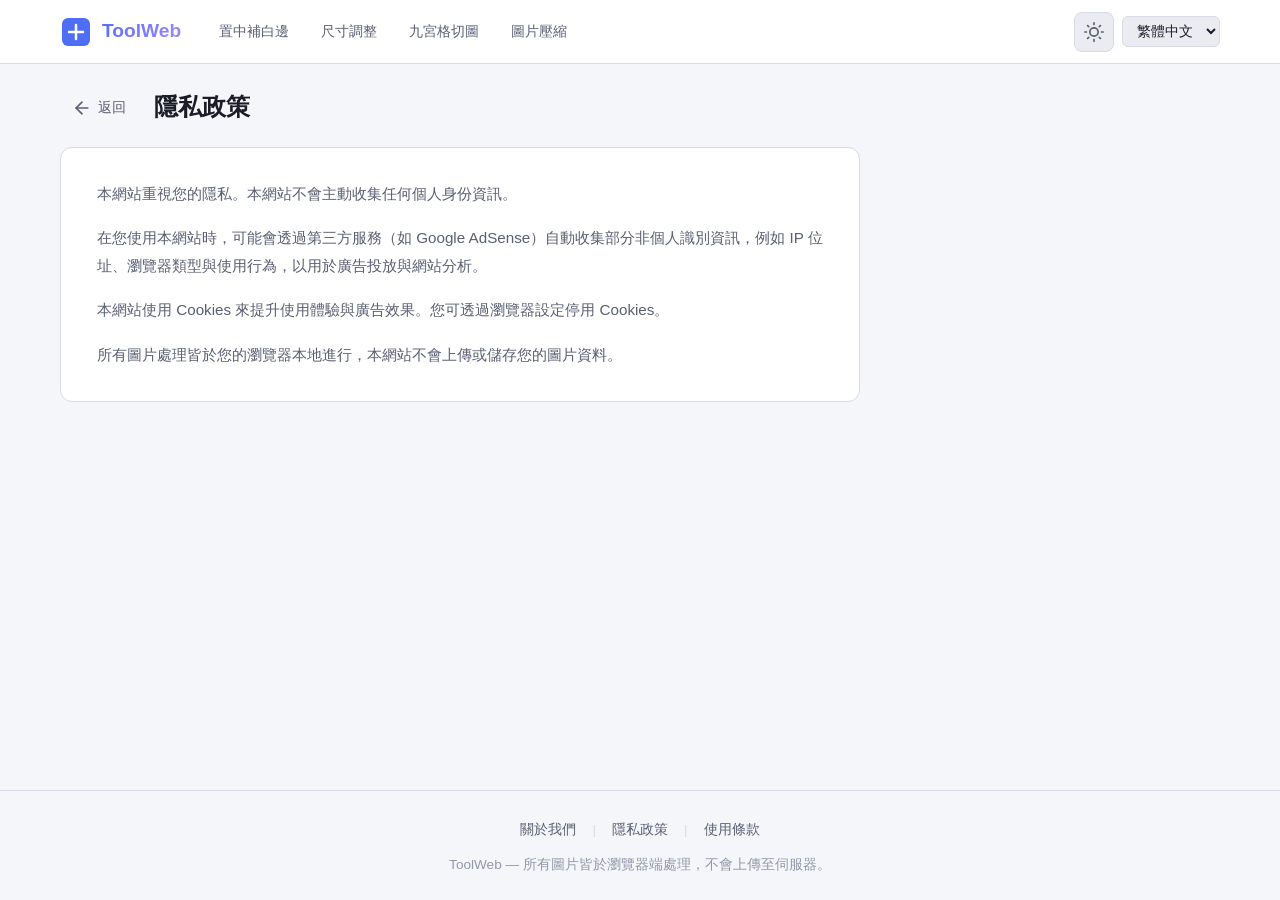
<file: privacy.html>
<!DOCTYPE html>
<html lang="zh-TW">
<head>
  <meta charset="UTF-8">
  <meta name="viewport" content="width=device-width, initial-scale=1.0">
  <meta name="description" content="ToolWeb 隱私政策">
  <title>隱私政策 — ToolWeb</title>
  <link rel="stylesheet" href="styles.css">
  <!-- Google tag (gtag.js) -->
<script async src="https://www.googletagmanager.com/gtag/js?id=G-6DPMHGG54L"></script>
<script>
  window.dataLayer = window.dataLayer || [];
  function gtag(){dataLayer.push(arguments);}
  gtag('js', new Date());

  gtag('config', 'G-6DPMHGG54L');
</script>
</head>
<body>
  <!-- Skip link -->
  <a href="#main" class="skip-link" id="skip-link">跳至主要內容</a>

  <header class="header" role="banner">
    <div class="header-inner container">
      <a href="index.html" class="logo" aria-label="ToolWeb 首頁">
        <svg width="32" height="32" viewBox="0 0 32 32" aria-hidden="true" focusable="false">
          <rect x="2" y="2" width="28" height="28" rx="6" fill="var(--accent)"/>
          <path d="M9 16h14M16 9v14" stroke="#fff" stroke-width="2.5" stroke-linecap="round"/>
        </svg>
        <span class="logo-text">ToolWeb</span>
      </a>
      <nav class="nav" role="navigation" aria-label="主要導覽">
        <ul class="nav-list" role="list">
          <li><a href="center-pad.html" class="nav-link" data-i18n="nav.centerPad">置中補白邊</a></li>
          <li><a href="resize.html" class="nav-link" data-i18n="nav.resize">尺寸調整</a></li>
          <li><a href="grid-cut.html" class="nav-link" data-i18n="nav.gridCut">九宮格切圖</a></li>
          <li><a href="compress.html" class="nav-link" data-i18n="nav.compress">圖片壓縮</a></li>
        </ul>
      </nav>
      <div class="header-actions">
        <button class="btn-icon" id="theme-toggle" aria-label="切換深色模式" title="切換主題">
          <svg class="icon-sun" width="20" height="20" viewBox="0 0 24 24" fill="none" stroke="currentColor" stroke-width="2" stroke-linecap="round" aria-hidden="true"><circle cx="12" cy="12" r="5"/><line x1="12" y1="1" x2="12" y2="3"/><line x1="12" y1="21" x2="12" y2="23"/><line x1="4.22" y1="4.22" x2="5.64" y2="5.64"/><line x1="18.36" y1="18.36" x2="19.78" y2="19.78"/><line x1="1" y1="12" x2="3" y2="12"/><line x1="21" y1="12" x2="23" y2="12"/><line x1="4.22" y1="19.78" x2="5.64" y2="18.36"/><line x1="18.36" y1="5.64" x2="19.78" y2="4.22"/></svg>
          <svg class="icon-moon" width="20" height="20" viewBox="0 0 24 24" fill="none" stroke="currentColor" stroke-width="2" stroke-linecap="round" aria-hidden="true"><path d="M21 12.79A9 9 0 1 1 11.21 3 7 7 0 0 0 21 12.79z"/></svg>
        </button>
        <select id="lang-select" class="lang-select" aria-label="選擇語言">
          <option value="zh-TW">繁體中文</option>
          <option value="en">English</option>
        </select>
        <button class="btn-icon mobile-menu-toggle" id="mobile-menu-toggle" aria-label="開啟選單" aria-expanded="false" aria-controls="mobile-nav">
          <svg width="22" height="22" viewBox="0 0 24 24" fill="none" stroke="currentColor" stroke-width="2" stroke-linecap="round" aria-hidden="true"><line x1="3" y1="6" x2="21" y2="6"/><line x1="3" y1="12" x2="21" y2="12"/><line x1="3" y1="18" x2="21" y2="18"/></svg>
        </button>
      </div>
    </div>
    <div class="mobile-nav-overlay" id="mobile-nav" role="dialog" aria-modal="true" aria-label="行動版導覽" hidden>
      <nav aria-label="行動版導覽">
        <ul class="mobile-nav-list" role="list">
          <li><a href="center-pad.html" class="mobile-nav-link" data-i18n="nav.centerPad">置中補白邊</a></li>
          <li><a href="resize.html" class="mobile-nav-link" data-i18n="nav.resize">尺寸調整</a></li>
          <li><a href="grid-cut.html" class="mobile-nav-link" data-i18n="nav.gridCut">九宮格切圖</a></li>
          <li><a href="compress.html" class="mobile-nav-link" data-i18n="nav.compress">圖片壓縮</a></li>
        </ul>
      </nav>
    </div>
  </header>

  <main id="main" class="main" role="main">
    <section aria-labelledby="privacy-title" class="content-page">
      <div class="container">
        <div class="tool-header">
          <a href="index.html" class="back-link" aria-label="返回首頁"><svg width="20" height="20" viewBox="0 0 24 24" fill="none" stroke="currentColor" stroke-width="2" stroke-linecap="round" aria-hidden="true"><line x1="19" y1="12" x2="5" y2="12"/><polyline points="12 19 5 12 12 5"/></svg><span data-i18n="back">返回</span></a>
          <h1 id="privacy-title" data-i18n="nav.privacy">隱私政策</h1>
        </div>
        <article class="content-card">
          <p data-i18n="privacy.p1">本網站重視您的隱私。本網站不會主動收集任何個人身份資訊。</p>
          <p data-i18n="privacy.p2">在您使用本網站時，可能會透過第三方服務（如 Google AdSense）自動收集部分非個人識別資訊，例如 IP 位址、瀏覽器類型與使用行為，以用於廣告投放與網站分析。</p>
          <p data-i18n="privacy.p3">本網站使用 Cookies 來提升使用體驗與廣告效果。您可透過瀏覽器設定停用 Cookies。</p>
          <p data-i18n="privacy.p4">所有圖片處理皆於您的瀏覽器本地進行，本網站不會上傳或儲存您的圖片資料。</p>
        </article>
      </div>
    </section>
  </main>

  <footer class="footer" role="contentinfo">
    <div class="container footer-inner">
      <div class="footer-links">
        <a href="about.html" class="footer-link" data-i18n="nav.about">關於我們</a>
        <span class="footer-sep" aria-hidden="true">|</span>
        <a href="privacy.html" class="footer-link" data-i18n="nav.privacy">隱私政策</a>
        <span class="footer-sep" aria-hidden="true">|</span>
        <a href="terms.html" class="footer-link" data-i18n="nav.terms">使用條款</a>
      </div>
      <p data-i18n="footer.text">ToolWeb — 所有圖片皆於瀏覽器端處理，不會上傳至伺服器。</p>
    </div>
  </footer>
  <div class="toast-container" id="toast-container" aria-live="polite" aria-atomic="true"></div>
  <script src="shared.js"></script>
</body>
</html>
</file>
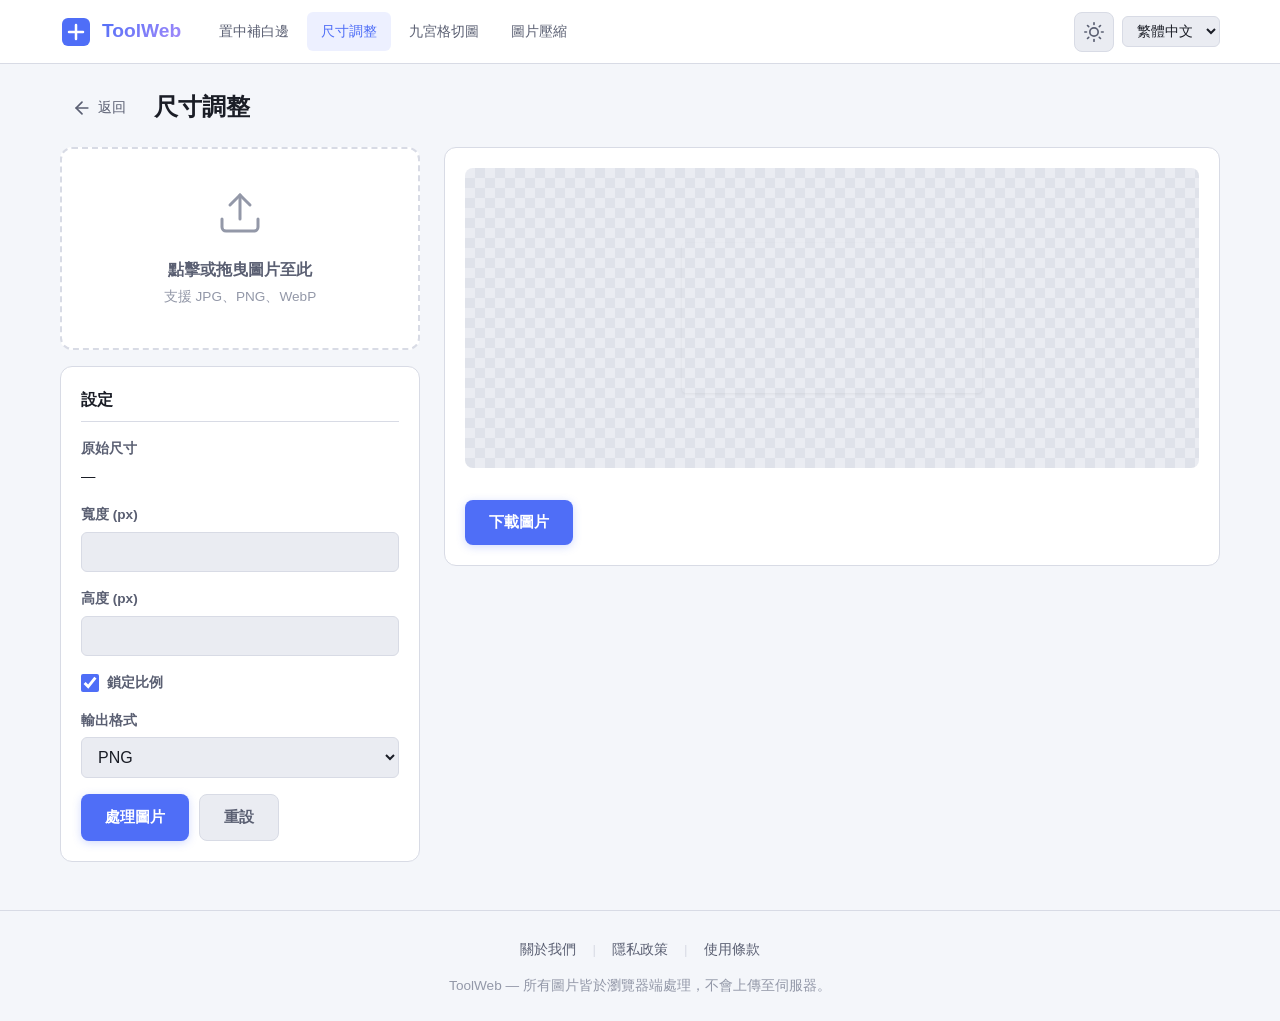
<file: resize.html>
<!DOCTYPE html>
<html lang="zh-TW">
<head>
  <meta charset="UTF-8">
  <meta name="viewport" content="width=device-width, initial-scale=1.0">
  <meta name="description" content="線上圖片尺寸調整工具，支援等比縮放">
  <title>尺寸調整 — ToolWeb</title>
  <link rel="stylesheet" href="styles.css">
  <!-- Google tag (gtag.js) -->
<script async src="https://www.googletagmanager.com/gtag/js?id=G-6DPMHGG54L"></script>
<script>
  window.dataLayer = window.dataLayer || [];
  function gtag(){dataLayer.push(arguments);}
  gtag('js', new Date());

  gtag('config', 'G-6DPMHGG54L');
</script>
</head>
<body>
  <!-- Skip link -->
  <a href="#main" class="skip-link" id="skip-link">跳至主要內容</a>

  <header class="header" role="banner">
    <div class="header-inner container">
      <a href="index.html" class="logo" aria-label="ToolWeb 首頁">
        <svg width="32" height="32" viewBox="0 0 32 32" aria-hidden="true" focusable="false">
          <rect x="2" y="2" width="28" height="28" rx="6" fill="var(--accent)"/>
          <path d="M9 16h14M16 9v14" stroke="#fff" stroke-width="2.5" stroke-linecap="round"/>
        </svg>
        <span class="logo-text">ToolWeb</span>
      </a>
      <nav class="nav" role="navigation" aria-label="主要導覽">
        <ul class="nav-list" role="list">
          <li><a href="center-pad.html" class="nav-link" data-i18n="nav.centerPad">置中補白邊</a></li>
          <li><a href="resize.html" class="nav-link active" data-i18n="nav.resize">尺寸調整</a></li>
          <li><a href="grid-cut.html" class="nav-link" data-i18n="nav.gridCut">九宮格切圖</a></li>
          <li><a href="compress.html" class="nav-link" data-i18n="nav.compress">圖片壓縮</a></li>
        </ul>
      </nav>
      <div class="header-actions">
        <button class="btn-icon" id="theme-toggle" aria-label="切換深色模式" title="切換主題">
          <svg class="icon-sun" width="20" height="20" viewBox="0 0 24 24" fill="none" stroke="currentColor" stroke-width="2" stroke-linecap="round" aria-hidden="true"><circle cx="12" cy="12" r="5"/><line x1="12" y1="1" x2="12" y2="3"/><line x1="12" y1="21" x2="12" y2="23"/><line x1="4.22" y1="4.22" x2="5.64" y2="5.64"/><line x1="18.36" y1="18.36" x2="19.78" y2="19.78"/><line x1="1" y1="12" x2="3" y2="12"/><line x1="21" y1="12" x2="23" y2="12"/><line x1="4.22" y1="19.78" x2="5.64" y2="18.36"/><line x1="18.36" y1="5.64" x2="19.78" y2="4.22"/></svg>
          <svg class="icon-moon" width="20" height="20" viewBox="0 0 24 24" fill="none" stroke="currentColor" stroke-width="2" stroke-linecap="round" aria-hidden="true"><path d="M21 12.79A9 9 0 1 1 11.21 3 7 7 0 0 0 21 12.79z"/></svg>
        </button>
        <select id="lang-select" class="lang-select" aria-label="選擇語言">
          <option value="zh-TW">繁體中文</option>
          <option value="en">English</option>
        </select>
        <button class="btn-icon mobile-menu-toggle" id="mobile-menu-toggle" aria-label="開啟選單" aria-expanded="false" aria-controls="mobile-nav">
          <svg width="22" height="22" viewBox="0 0 24 24" fill="none" stroke="currentColor" stroke-width="2" stroke-linecap="round" aria-hidden="true"><line x1="3" y1="6" x2="21" y2="6"/><line x1="3" y1="12" x2="21" y2="12"/><line x1="3" y1="18" x2="21" y2="18"/></svg>
        </button>
      </div>
    </div>
    <div class="mobile-nav-overlay" id="mobile-nav" role="dialog" aria-modal="true" aria-label="行動版導覽" hidden>
      <nav aria-label="行動版導覽">
        <ul class="mobile-nav-list" role="list">
          <li><a href="center-pad.html" class="mobile-nav-link" data-i18n="nav.centerPad">置中補白邊</a></li>
          <li><a href="resize.html" class="mobile-nav-link active" data-i18n="nav.resize">尺寸調整</a></li>
          <li><a href="grid-cut.html" class="mobile-nav-link" data-i18n="nav.gridCut">九宮格切圖</a></li>
          <li><a href="compress.html" class="mobile-nav-link" data-i18n="nav.compress">圖片壓縮</a></li>
        </ul>
      </nav>
    </div>
  </header>

  <main id="main" class="main" role="main">
    <section aria-labelledby="rs-title">
      <div class="container">
        <div class="tool-header">
          <a href="index.html" class="back-link" aria-label="返回首頁"><svg width="20" height="20" viewBox="0 0 24 24" fill="none" stroke="currentColor" stroke-width="2" stroke-linecap="round" aria-hidden="true"><line x1="19" y1="12" x2="5" y2="12"/><polyline points="12 19 5 12 12 5"/></svg><span data-i18n="back">返回</span></a>
          <h1 id="rs-title" data-i18n="tools.resize.title">尺寸調整</h1>
        </div>
        <div class="tool-layout">
          <div class="tool-sidebar">
            <div class="upload-zone" id="rs-upload" role="button" tabindex="0" aria-label="點擊或拖曳圖片上傳">
              <input type="file" accept="image/*" class="upload-input" id="rs-file" aria-label="選擇圖片檔案">
              <div class="upload-content"><svg width="48" height="48" viewBox="0 0 24 24" fill="none" stroke="var(--text-tertiary)" stroke-width="1.5" stroke-linecap="round" aria-hidden="true"><path d="M21 15v4a2 2 0 0 1-2 2H5a2 2 0 0 1-2-2v-4"/><polyline points="17 8 12 3 7 8"/><line x1="12" y1="3" x2="12" y2="15"/></svg><p class="upload-text" data-i18n="upload.text">點擊或拖曳圖片至此</p><p class="upload-hint" data-i18n="upload.hint">支援 JPG、PNG、WebP</p></div>
            </div>
            <div class="settings-panel" id="rs-settings" hidden>
              <h2 class="settings-title" data-i18n="settings">設定</h2>
              <div class="setting-group"><label data-i18n="resize.originalSize">原始尺寸</label><p class="info-text" id="rs-original-size">—</p></div>
              <div class="setting-group"><label for="rs-width" data-i18n="resize.width">寬度 (px)</label><input type="number" id="rs-width" class="number-input full" min="1" max="10000" aria-label="寬度像素"></div>
              <div class="setting-group"><label for="rs-height" data-i18n="resize.height">高度 (px)</label><input type="number" id="rs-height" class="number-input full" min="1" max="10000" aria-label="高度像素"></div>
              <div class="setting-group"><label class="checkbox-label"><input type="checkbox" id="rs-lock-ratio" checked><span data-i18n="resize.lockRatio">鎖定比例</span></label></div>
              <div class="setting-group"><label for="rs-format" data-i18n="resize.format">輸出格式</label><select id="rs-format" class="select-input"><option value="png">PNG</option><option value="jpeg">JPEG</option><option value="webp">WebP</option></select></div>
              <div class="btn-group"><button class="btn btn-primary" id="rs-process" data-i18n="btn.process">處理圖片</button><button class="btn btn-secondary" id="rs-reset" data-i18n="btn.reset">重設</button></div>
            </div>
          </div>
          <div class="preview-area" id="rs-preview-area" hidden>
            <h2 class="sr-only" data-i18n="preview">預覽</h2>
            <div class="preview-container"><canvas id="rs-canvas" aria-label="圖片預覽"></canvas></div>
            <div class="preview-info" id="rs-info"></div>
            <div class="btn-group"><button class="btn btn-primary" id="rs-download" data-i18n="btn.download">下載圖片</button></div>
          </div>
        </div>
      </div>
    </section>
  </main>

  <footer class="footer" role="contentinfo">
    <div class="container footer-inner">
      <div class="footer-links">
        <a href="about.html" class="footer-link" data-i18n="nav.about">關於我們</a>
        <span class="footer-sep" aria-hidden="true">|</span>
        <a href="privacy.html" class="footer-link" data-i18n="nav.privacy">隱私政策</a>
        <span class="footer-sep" aria-hidden="true">|</span>
        <a href="terms.html" class="footer-link" data-i18n="nav.terms">使用條款</a>
      </div>
      <p data-i18n="footer.text">ToolWeb — 所有圖片皆於瀏覽器端處理，不會上傳至伺服器。</p>
    </div>
  </footer>
  <div class="toast-container" id="toast-container" aria-live="polite" aria-atomic="true"></div>
  <script src="shared.js"></script>
  <script>
  document.addEventListener('DOMContentLoaded', () => {
    const { t, showToast, loadImage, canvasToBlob, downloadBlob, showProcessing, hideProcessing, setupUploadZone } = ToolWeb;
    let img=null, file=null, aspectRatio=1, updating=false;
    setupUploadZone('rs-upload','rs-file', async (files) => {
      file=files[0]; if(!file||!file.type.startsWith('image/')) return;
      img = await loadImage(file); aspectRatio=img.naturalWidth/img.naturalHeight;
      document.getElementById('rs-width').value=img.naturalWidth;
      document.getElementById('rs-height').value=img.naturalHeight;
      document.getElementById('rs-original-size').textContent=img.naturalWidth+' × '+img.naturalHeight+' px';
      document.getElementById('rs-settings').hidden=false;
      showToast(t('toast.uploaded'),'success');
    });
    const wI=document.getElementById('rs-width'), hI=document.getElementById('rs-height'), lock=document.getElementById('rs-lock-ratio');
    wI.addEventListener('input',()=>{ if(lock.checked&&!updating){updating=true;hI.value=Math.round(wI.value/aspectRatio);updating=false;} });
    hI.addEventListener('input',()=>{ if(lock.checked&&!updating){updating=true;wI.value=Math.round(hI.value*aspectRatio);updating=false;} });
    document.getElementById('rs-process').addEventListener('click', async()=>{
      if(!img){showToast(t('toast.noFile'),'error');return;} showProcessing(); await new Promise(r=>setTimeout(r,50));
      try{
        const w=parseInt(wI.value)||img.naturalWidth, h=parseInt(hI.value)||img.naturalHeight;
        const c=document.createElement('canvas');c.width=w;c.height=h;
        const ctx=c.getContext('2d');ctx.imageSmoothingEnabled=true;ctx.imageSmoothingQuality='high';ctx.drawImage(img,0,0,w,h);
        const pc=document.getElementById('rs-canvas');pc.width=w;pc.height=h;pc.getContext('2d').drawImage(c,0,0);
        document.getElementById('rs-preview-area').hidden=false;
        document.getElementById('rs-info').textContent=t('info.size',{w,h});
        showToast(t('toast.processed'),'success');
      }catch(e){showToast(t('toast.error'),'error');} hideProcessing();
    });
    document.getElementById('rs-download').addEventListener('click', async()=>{
      if(!img)return; const w=parseInt(wI.value)||img.naturalWidth,h=parseInt(hI.value)||img.naturalHeight,fmt=document.getElementById('rs-format').value;
      const c=document.createElement('canvas');c.width=w;c.height=h;const ctx=c.getContext('2d');ctx.imageSmoothingEnabled=true;ctx.imageSmoothingQuality='high';ctx.drawImage(img,0,0,w,h);
      const ext=fmt==='jpeg'?'jpg':fmt; downloadBlob(await canvasToBlob(c,fmt,0.92), file.name.replace(/\.[^.]+$/,'')+`_${w}x${h}.${ext}`);
      showToast(t('toast.downloaded'),'success');
    });
    document.getElementById('rs-reset').addEventListener('click',()=>{
      img=null;file=null;document.getElementById('rs-file').value='';document.getElementById('rs-settings').hidden=true;
      document.getElementById('rs-preview-area').hidden=true;document.getElementById('rs-upload').classList.remove('has-file');
      const n=document.querySelector('#rs-upload .upload-filename');if(n)n.remove();
    });
  });
  </script>
</body>
</html>
</file>
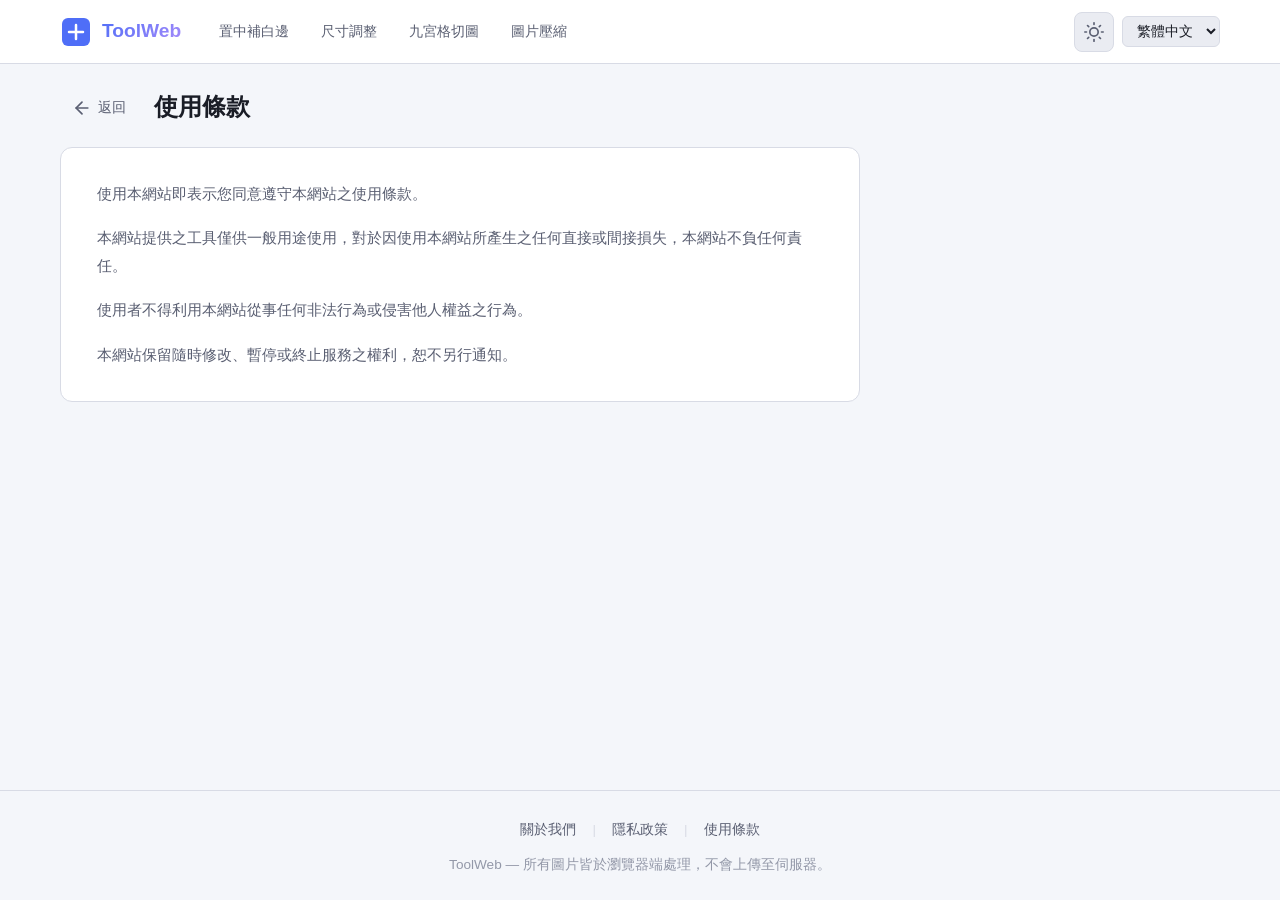
<file: terms.html>
<!DOCTYPE html>
<html lang="zh-TW">
<head>
  <meta charset="UTF-8">
  <meta name="viewport" content="width=device-width, initial-scale=1.0">
  <meta name="description" content="ToolWeb 使用條款">
  <title>使用條款 — ToolWeb</title>
  <link rel="stylesheet" href="styles.css">
  <!-- Google tag (gtag.js) -->
<script async src="https://www.googletagmanager.com/gtag/js?id=G-6DPMHGG54L"></script>
<script>
  window.dataLayer = window.dataLayer || [];
  function gtag(){dataLayer.push(arguments);}
  gtag('js', new Date());

  gtag('config', 'G-6DPMHGG54L');
</script>
</head>
<body>
  <!-- Skip link -->
  <a href="#main" class="skip-link" id="skip-link">跳至主要內容</a>

  <header class="header" role="banner">
    <div class="header-inner container">
      <a href="index.html" class="logo" aria-label="ToolWeb 首頁">
        <svg width="32" height="32" viewBox="0 0 32 32" aria-hidden="true" focusable="false">
          <rect x="2" y="2" width="28" height="28" rx="6" fill="var(--accent)"/>
          <path d="M9 16h14M16 9v14" stroke="#fff" stroke-width="2.5" stroke-linecap="round"/>
        </svg>
        <span class="logo-text">ToolWeb</span>
      </a>
      <nav class="nav" role="navigation" aria-label="主要導覽">
        <ul class="nav-list" role="list">
          <li><a href="center-pad.html" class="nav-link" data-i18n="nav.centerPad">置中補白邊</a></li>
          <li><a href="resize.html" class="nav-link" data-i18n="nav.resize">尺寸調整</a></li>
          <li><a href="grid-cut.html" class="nav-link" data-i18n="nav.gridCut">九宮格切圖</a></li>
          <li><a href="compress.html" class="nav-link" data-i18n="nav.compress">圖片壓縮</a></li>
        </ul>
      </nav>
      <div class="header-actions">
        <button class="btn-icon" id="theme-toggle" aria-label="切換深色模式" title="切換主題">
          <svg class="icon-sun" width="20" height="20" viewBox="0 0 24 24" fill="none" stroke="currentColor" stroke-width="2" stroke-linecap="round" aria-hidden="true"><circle cx="12" cy="12" r="5"/><line x1="12" y1="1" x2="12" y2="3"/><line x1="12" y1="21" x2="12" y2="23"/><line x1="4.22" y1="4.22" x2="5.64" y2="5.64"/><line x1="18.36" y1="18.36" x2="19.78" y2="19.78"/><line x1="1" y1="12" x2="3" y2="12"/><line x1="21" y1="12" x2="23" y2="12"/><line x1="4.22" y1="19.78" x2="5.64" y2="18.36"/><line x1="18.36" y1="5.64" x2="19.78" y2="4.22"/></svg>
          <svg class="icon-moon" width="20" height="20" viewBox="0 0 24 24" fill="none" stroke="currentColor" stroke-width="2" stroke-linecap="round" aria-hidden="true"><path d="M21 12.79A9 9 0 1 1 11.21 3 7 7 0 0 0 21 12.79z"/></svg>
        </button>
        <select id="lang-select" class="lang-select" aria-label="選擇語言">
          <option value="zh-TW">繁體中文</option>
          <option value="en">English</option>
        </select>
        <button class="btn-icon mobile-menu-toggle" id="mobile-menu-toggle" aria-label="開啟選單" aria-expanded="false" aria-controls="mobile-nav">
          <svg width="22" height="22" viewBox="0 0 24 24" fill="none" stroke="currentColor" stroke-width="2" stroke-linecap="round" aria-hidden="true"><line x1="3" y1="6" x2="21" y2="6"/><line x1="3" y1="12" x2="21" y2="12"/><line x1="3" y1="18" x2="21" y2="18"/></svg>
        </button>
      </div>
    </div>
    <div class="mobile-nav-overlay" id="mobile-nav" role="dialog" aria-modal="true" aria-label="行動版導覽" hidden>
      <nav aria-label="行動版導覽">
        <ul class="mobile-nav-list" role="list">
          <li><a href="center-pad.html" class="mobile-nav-link" data-i18n="nav.centerPad">置中補白邊</a></li>
          <li><a href="resize.html" class="mobile-nav-link" data-i18n="nav.resize">尺寸調整</a></li>
          <li><a href="grid-cut.html" class="mobile-nav-link" data-i18n="nav.gridCut">九宮格切圖</a></li>
          <li><a href="compress.html" class="mobile-nav-link" data-i18n="nav.compress">圖片壓縮</a></li>
        </ul>
      </nav>
    </div>
  </header>

  <main id="main" class="main" role="main">
    <section aria-labelledby="terms-title" class="content-page">
      <div class="container">
        <div class="tool-header">
          <a href="index.html" class="back-link" aria-label="返回首頁"><svg width="20" height="20" viewBox="0 0 24 24" fill="none" stroke="currentColor" stroke-width="2" stroke-linecap="round" aria-hidden="true"><line x1="19" y1="12" x2="5" y2="12"/><polyline points="12 19 5 12 12 5"/></svg><span data-i18n="back">返回</span></a>
          <h1 id="terms-title" data-i18n="nav.terms">使用條款</h1>
        </div>
        <article class="content-card">
          <p data-i18n="terms.p1">使用本網站即表示您同意遵守本網站之使用條款。</p>
          <p data-i18n="terms.p2">本網站提供之工具僅供一般用途使用，對於因使用本網站所產生之任何直接或間接損失，本網站不負任何責任。</p>
          <p data-i18n="terms.p3">使用者不得利用本網站從事任何非法行為或侵害他人權益之行為。</p>
          <p data-i18n="terms.p4">本網站保留隨時修改、暫停或終止服務之權利，恕不另行通知。</p>
        </article>
      </div>
    </section>
  </main>

  <footer class="footer" role="contentinfo">
    <div class="container footer-inner">
      <div class="footer-links">
        <a href="about.html" class="footer-link" data-i18n="nav.about">關於我們</a>
        <span class="footer-sep" aria-hidden="true">|</span>
        <a href="privacy.html" class="footer-link" data-i18n="nav.privacy">隱私政策</a>
        <span class="footer-sep" aria-hidden="true">|</span>
        <a href="terms.html" class="footer-link" data-i18n="nav.terms">使用條款</a>
      </div>
      <p data-i18n="footer.text">ToolWeb — 所有圖片皆於瀏覽器端處理，不會上傳至伺服器。</p>
    </div>
  </footer>
  <div class="toast-container" id="toast-container" aria-live="polite" aria-atomic="true"></div>
  <script src="shared.js"></script>
</body>
</html>
</file>
<file: styles.css>
/* ================================================================
   ToolWeb — Styles
   Dual-theme (light/dark) with tech aesthetic
   Mobile-first responsive design
   ================================================================ */

/* === CSS Custom Properties === */
:root {
  /* Light theme (default) */
  --bg: #f4f6fa;
  --bg-card: #ffffff;
  --bg-secondary: #eaecf2;
  --bg-hover: #dfe2ea;
  --bg-overlay: rgba(0, 0, 0, 0.5);
  --text: #1a1d26;
  --text-secondary: #5a5f72;
  --text-tertiary: #9398a8;
  --accent: #4f6ef7;
  --accent-hover: #3a56d4;
  --accent-light: rgba(79, 110, 247, 0.1);
  --accent-glow: rgba(79, 110, 247, 0.25);
  --success: #10b981;
  --warning: #f59e0b;
  --danger: #ef4444;
  --border: #d8dbe5;
  --border-focus: var(--accent);
  --shadow-sm: 0 1px 3px rgba(0, 0, 0, 0.06);
  --shadow-md: 0 4px 16px rgba(0, 0, 0, 0.08);
  --shadow-lg: 0 8px 32px rgba(0, 0, 0, 0.1);
  --radius: 12px;
  --radius-sm: 8px;
  --radius-xs: 6px;
  --transition: 0.2s ease;
  --font: 'Inter', -apple-system, BlinkMacSystemFont, 'Segoe UI', 'Noto Sans TC', sans-serif;
  --header-h: 64px;
}

/* Dark theme */
.dark-theme {
  --bg: #0f1117;
  --bg-card: #1a1d28;
  --bg-secondary: #242836;
  --bg-hover: #2e3347;
  --bg-overlay: rgba(0, 0, 0, 0.7);
  --text: #e8eaf0;
  --text-secondary: #a0a5b8;
  --text-tertiary: #6b7088;
  --accent: #6b8aff;
  --accent-hover: #8ba4ff;
  --accent-light: rgba(107, 138, 255, 0.12);
  --accent-glow: rgba(107, 138, 255, 0.3);
  --success: #34d399;
  --warning: #fbbf24;
  --danger: #f87171;
  --border: #2e3347;
  --border-focus: var(--accent);
  --shadow-sm: 0 1px 3px rgba(0, 0, 0, 0.2);
  --shadow-md: 0 4px 16px rgba(0, 0, 0, 0.3);
  --shadow-lg: 0 8px 32px rgba(0, 0, 0, 0.4);
}

/* === Reset & Base === */
*, *::before, *::after {
  box-sizing: border-box;
  margin: 0;
  padding: 0;
}

html {
  scroll-behavior: smooth;
  -webkit-text-size-adjust: 100%;
}

body {
  font-family: var(--font);
  background: var(--bg);
  color: var(--text);
  line-height: 1.6;
  min-height: 100vh;
  transition: background var(--transition), color var(--transition);
  display: flex;
  flex-direction: column;
}

img { max-width: 100%; display: block; }
a { color: inherit; text-decoration: none; }
button, input, select { font-family: inherit; font-size: inherit; }

/* === Accessibility === */
.skip-link {
  position: absolute;
  top: -100%;
  left: 16px;
  background: var(--accent);
  color: #fff;
  padding: 8px 16px;
  border-radius: var(--radius-xs);
  z-index: 10000;
  font-weight: 600;
  transition: top 0.2s;
}
.skip-link:focus {
  top: 8px;
}

.sr-only {
  position: absolute;
  width: 1px;
  height: 1px;
  padding: 0;
  margin: -1px;
  overflow: hidden;
  clip: rect(0, 0, 0, 0);
  white-space: nowrap;
  border: 0;
}

/* Focus styles — visible ring for keyboard users */
:focus-visible {
  outline: 2px solid var(--accent);
  outline-offset: 2px;
  border-radius: 2px;
}

/* Remove focus ring for mouse clicks */
:focus:not(:focus-visible) {
  outline: none;
}

/* Reduced motion */
@media (prefers-reduced-motion: reduce) {
  *, *::before, *::after {
    animation-duration: 0.01ms !important;
    transition-duration: 0.01ms !important;
  }
  html { scroll-behavior: auto; }
}

/* === Layout === */
.container {
  width: 100%;
  max-width: 1200px;
  margin: 0 auto;
  padding: 0 20px;
}

.main {
  flex: 1;
  padding-top: var(--header-h);
}

/* === Header === */
.header {
  position: fixed;
  top: 0;
  left: 0;
  right: 0;
  height: var(--header-h);
  background: var(--bg-card);
  border-bottom: 1px solid var(--border);
  z-index: 1000;
  transition: background var(--transition), border-color var(--transition);
  backdrop-filter: blur(12px);
}

.dark-theme .header {
  background: rgba(26, 29, 40, 0.92);
}

.header-inner {
  display: flex;
  align-items: center;
  height: 100%;
  gap: 24px;
}

.logo {
  display: flex;
  align-items: center;
  gap: 10px;
  font-weight: 700;
  font-size: 1.2rem;
  flex-shrink: 0;
}

.logo-text {
  background: linear-gradient(135deg, var(--accent), #a78bfa);
  -webkit-background-clip: text;
  -webkit-text-fill-color: transparent;
  background-clip: text;
}

.nav { flex: 1; }
.nav-list {
  display: flex;
  list-style: none;
  gap: 4px;
}

.nav-link {
  display: block;
  padding: 8px 14px;
  border-radius: var(--radius-xs);
  font-size: 0.9rem;
  font-weight: 500;
  color: var(--text-secondary);
  transition: all var(--transition);
  white-space: nowrap;
}
.nav-link:hover, .nav-link.active {
  color: var(--accent);
  background: var(--accent-light);
}

.header-actions {
  display: flex;
  align-items: center;
  gap: 8px;
  flex-shrink: 0;
}

/* Icon Button */
.btn-icon {
  display: flex;
  align-items: center;
  justify-content: center;
  width: 40px;
  height: 40px;
  border: 1px solid var(--border);
  border-radius: var(--radius-sm);
  background: var(--bg-secondary);
  color: var(--text-secondary);
  cursor: pointer;
  transition: all var(--transition);
}
.btn-icon:hover {
  background: var(--bg-hover);
  color: var(--text);
  border-color: var(--accent);
}

/* Theme toggle icons */
.icon-moon { display: none; }
.dark-theme .icon-sun { display: none; }
.dark-theme .icon-moon { display: block; }

/* Language select */
.lang-select {
  padding: 6px 10px;
  border: 1px solid var(--border);
  border-radius: var(--radius-xs);
  background: var(--bg-secondary);
  color: var(--text);
  font-size: 0.85rem;
  cursor: pointer;
  transition: all var(--transition);
}
.lang-select:hover {
  border-color: var(--accent);
}

/* Mobile menu */
.mobile-menu-toggle { display: none; }

.mobile-nav-overlay {
  position: fixed;
  inset: var(--header-h) 0 0 0;
  background: var(--bg);
  z-index: 999;
  padding: 20px;
}
.mobile-nav-overlay[hidden] { display: none; }

.mobile-nav-list {
  list-style: none;
  display: flex;
  flex-direction: column;
  gap: 4px;
}
.mobile-nav-link {
  display: block;
  padding: 14px 16px;
  border-radius: var(--radius-sm);
  font-size: 1.05rem;
  font-weight: 500;
  color: var(--text);
  transition: all var(--transition);
}
.mobile-nav-link:hover, .mobile-nav-link:focus {
  background: var(--accent-light);
  color: var(--accent);
}

/* === Home / Hero === */
.hero {
  text-align: center;
  padding: 56px 0 40px;
}
.hero-title {
  font-size: clamp(1.75rem, 5vw, 2.5rem);
  font-weight: 800;
  letter-spacing: -0.02em;
  background: linear-gradient(135deg, var(--text), var(--accent));
  -webkit-background-clip: text;
  -webkit-text-fill-color: transparent;
  background-clip: text;
}
.hero-subtitle {
  margin-top: 12px;
  font-size: 1.1rem;
  color: var(--text-secondary);
}

/* Tool Grid */
.tool-grid {
  display: grid;
  grid-template-columns: repeat(auto-fit, minmax(250px, 1fr));
  gap: 20px;
  margin-bottom: 48px;
}

.tool-card {
  display: flex;
  flex-direction: column;
  align-items: center;
  text-align: center;
  padding: 36px 24px;
  background: var(--bg-card);
  border: 1px solid var(--border);
  border-radius: var(--radius);
  transition: all 0.3s ease;
  cursor: pointer;
  position: relative;
  overflow: hidden;
}
.tool-card::before {
  content: '';
  position: absolute;
  inset: 0;
  background: linear-gradient(135deg, var(--accent-light), transparent);
  opacity: 0;
  transition: opacity 0.3s;
}
.tool-card:hover, .tool-card:focus-visible {
  transform: translateY(-4px);
  box-shadow: var(--shadow-lg), 0 0 0 1px var(--accent-glow);
  border-color: var(--accent);
}
.tool-card:hover::before, .tool-card:focus-visible::before {
  opacity: 1;
}
.tool-card-icon {
  position: relative;
  margin-bottom: 16px;
}
.tool-card-title {
  position: relative;
  font-size: 1.15rem;
  font-weight: 700;
  margin-bottom: 8px;
}
.tool-card-desc {
  position: relative;
  font-size: 0.9rem;
  color: var(--text-secondary);
  line-height: 1.5;
}

/* Features Bar */
.features-bar {
  display: flex;
  justify-content: center;
  gap: 40px;
  padding: 24px 0 48px;
  flex-wrap: wrap;
}
.feature-item {
  display: flex;
  align-items: center;
  gap: 8px;
  font-size: 0.95rem;
  font-weight: 500;
  color: var(--text-secondary);
}

/* === Tool Views === */
.view { display: none; }
.view.active { display: block; }
.view[hidden] { display: none; }

.tool-header {
  display: flex;
  align-items: center;
  gap: 16px;
  padding: 24px 0 20px;
}
.tool-header h1 {
  font-size: 1.5rem;
  font-weight: 700;
}

.back-link {
  display: inline-flex;
  align-items: center;
  gap: 6px;
  padding: 8px 12px;
  border-radius: var(--radius-xs);
  font-size: 0.9rem;
  font-weight: 500;
  color: var(--text-secondary);
  transition: all var(--transition);
}
.back-link:hover {
  background: var(--bg-secondary);
  color: var(--text);
}

.tool-layout {
  display: grid;
  grid-template-columns: 360px 1fr;
  gap: 24px;
  padding-bottom: 48px;
  align-items: start;
}

.tool-sidebar {
  display: flex;
  flex-direction: column;
  gap: 16px;
}

/* Upload Zone */
.upload-zone {
  position: relative;
  border: 2px dashed var(--border);
  border-radius: var(--radius);
  padding: 40px 24px;
  text-align: center;
  cursor: pointer;
  transition: all 0.3s;
  background: var(--bg-card);
}
.upload-zone:hover, .upload-zone:focus-visible {
  border-color: var(--accent);
  background: var(--accent-light);
}
.upload-zone.drag-over {
  border-color: var(--accent);
  background: var(--accent-light);
  box-shadow: 0 0 0 4px var(--accent-glow);
}
.upload-zone.has-file {
  border-style: solid;
  border-color: var(--success);
  background: rgba(16, 185, 129, 0.06);
}
.upload-input {
  position: absolute;
  inset: 0;
  width: 100%;
  height: 100%;
  opacity: 0;
  cursor: pointer;
}
.upload-text {
  margin-top: 12px;
  font-weight: 600;
  color: var(--text-secondary);
}
.upload-hint {
  margin-top: 4px;
  font-size: 0.85rem;
  color: var(--text-tertiary);
}
.upload-filename {
  margin-top: 8px;
  font-size: 0.85rem;
  color: var(--success);
  font-weight: 500;
}

/* Settings Panel */
.settings-panel {
  background: var(--bg-card);
  border: 1px solid var(--border);
  border-radius: var(--radius);
  padding: 20px;
  display: flex;
  flex-direction: column;
  gap: 16px;
}
.settings-title {
  font-size: 1rem;
  font-weight: 700;
  color: var(--text);
  padding-bottom: 8px;
  border-bottom: 1px solid var(--border);
}

.setting-group {
  display: flex;
  flex-direction: column;
  gap: 6px;
}
.setting-group > label {
  font-size: 0.85rem;
  font-weight: 600;
  color: var(--text-secondary);
}

.info-text {
  font-size: 0.9rem;
  color: var(--text);
  font-weight: 500;
}

/* Inputs */
.select-input, .number-input {
  padding: 10px 12px;
  border: 1px solid var(--border);
  border-radius: var(--radius-xs);
  background: var(--bg-secondary);
  color: var(--text);
  transition: all var(--transition);
}
.select-input:focus, .number-input:focus {
  border-color: var(--accent);
  box-shadow: 0 0 0 3px var(--accent-glow);
}
.number-input.full { width: 100%; }
.inline-inputs {
  display: flex;
  align-items: center;
  gap: 8px;
}
.inline-inputs .number-input {
  width: 70px;
  text-align: center;
}
.inline-inputs span {
  font-weight: 600;
  color: var(--text-secondary);
}

/* Range input */
.range-row {
  display: flex;
  align-items: center;
  gap: 12px;
}
.range-input {
  flex: 1;
  height: 6px;
  -webkit-appearance: none;
  appearance: none;
  background: var(--bg-secondary);
  border-radius: 3px;
  outline: none;
}
.range-input::-webkit-slider-thumb {
  -webkit-appearance: none;
  width: 20px;
  height: 20px;
  border-radius: 50%;
  background: var(--accent);
  cursor: pointer;
  border: 2px solid var(--bg-card);
  box-shadow: 0 0 0 2px var(--accent);
}
.range-input::-moz-range-thumb {
  width: 20px;
  height: 20px;
  border-radius: 50%;
  background: var(--accent);
  cursor: pointer;
  border: 2px solid var(--bg-card);
  box-shadow: 0 0 0 2px var(--accent);
}
.range-input:focus-visible::-webkit-slider-thumb {
  box-shadow: 0 0 0 4px var(--accent-glow);
}
.range-row output {
  min-width: 50px;
  text-align: right;
  font-size: 0.85rem;
  font-weight: 600;
  color: var(--accent);
}

/* Color picker */
.color-picker-row {
  display: flex;
  align-items: center;
  gap: 8px;
}
.color-input {
  width: 40px;
  height: 36px;
  border: 1px solid var(--border);
  border-radius: var(--radius-xs);
  cursor: pointer;
  padding: 2px;
  background: var(--bg-secondary);
}
.color-label {
  font-size: 0.85rem;
  font-weight: 500;
  color: var(--text-secondary);
  font-family: monospace;
  min-width: 70px;
}

/* Checkbox */
.checkbox-label {
  display: flex;
  align-items: center;
  gap: 8px;
  cursor: pointer;
  font-size: 0.9rem;
  font-weight: 500;
}
.checkbox-label input[type="checkbox"] {
  width: 18px;
  height: 18px;
  accent-color: var(--accent);
  cursor: pointer;
}

/* Buttons */
.btn {
  display: inline-flex;
  align-items: center;
  justify-content: center;
  gap: 8px;
  padding: 12px 24px;
  border: none;
  border-radius: var(--radius-sm);
  font-weight: 600;
  font-size: 0.95rem;
  cursor: pointer;
  transition: all var(--transition);
  min-height: 44px; /* a11y touch target */
}
.btn-primary {
  background: var(--accent);
  color: #ffffff;
  box-shadow: 0 2px 8px var(--accent-glow);
}
.btn-primary:hover {
  background: var(--accent-hover);
  box-shadow: 0 4px 16px var(--accent-glow);
  transform: translateY(-1px);
}
.btn-primary:active {
  transform: translateY(0);
}
.btn-secondary {
  background: var(--bg-secondary);
  color: var(--text-secondary);
  border: 1px solid var(--border);
}
.btn-secondary:hover {
  background: var(--bg-hover);
  color: var(--text);
}
.btn-small {
  padding: 4px 10px;
  border: 1px solid var(--border);
  border-radius: var(--radius-xs);
  background: var(--bg-secondary);
  color: var(--text-secondary);
  font-size: 0.8rem;
  font-weight: 600;
  cursor: pointer;
  transition: all var(--transition);
  min-height: 32px;
}
.btn-small:hover {
  border-color: var(--accent);
  color: var(--accent);
}
.btn-group {
  display: flex;
  gap: 10px;
  flex-wrap: wrap;
}

/* Preview Area */
.preview-area {
  background: var(--bg-card);
  border: 1px solid var(--border);
  border-radius: var(--radius);
  padding: 20px;
  display: flex;
  flex-direction: column;
  gap: 16px;
}

.preview-container {
  display: flex;
  align-items: center;
  justify-content: center;
  background: var(--bg-secondary);
  border-radius: var(--radius-sm);
  padding: 16px;
  min-height: 300px;
  /* Checkerboard for transparency */
  background-image:
    linear-gradient(45deg, var(--bg-hover) 25%, transparent 25%),
    linear-gradient(-45deg, var(--bg-hover) 25%, transparent 25%),
    linear-gradient(45deg, transparent 75%, var(--bg-hover) 75%),
    linear-gradient(-45deg, transparent 75%, var(--bg-hover) 75%);
  background-size: 20px 20px;
  background-position: 0 0, 0 10px, 10px -10px, -10px 0px;
}

.preview-container canvas {
  max-width: 100%;
  max-height: 500px;
  border-radius: 4px;
  box-shadow: var(--shadow-sm);
}

.preview-info {
  font-size: 0.85rem;
  color: var(--text-secondary);
  text-align: center;
}

/* Grid preview */
.grid-preview {
  display: grid;
  gap: 4px;
  background: var(--bg-secondary);
  border-radius: var(--radius-sm);
  padding: 16px;
}
.grid-preview.grid-3x3 { grid-template-columns: repeat(3, 1fr); }
.grid-preview.grid-2x2 { grid-template-columns: repeat(2, 1fr); }
.grid-preview.grid-3x1 { grid-template-columns: repeat(3, 1fr); }
.grid-preview.grid-1x3 { grid-template-columns: 1fr; }

.grid-cell {
  position: relative;
  aspect-ratio: 1;
  overflow: hidden;
  border-radius: 4px;
  cursor: pointer;
  transition: all var(--transition);
}
.grid-cell:hover {
  box-shadow: 0 0 0 2px var(--accent);
}
.grid-cell canvas {
  width: 100%;
  height: 100%;
  object-fit: cover;
}
.grid-cell-label {
  position: absolute;
  bottom: 4px;
  right: 4px;
  background: rgba(0,0,0,0.6);
  color: #fff;
  font-size: 0.7rem;
  padding: 2px 6px;
  border-radius: 3px;
  font-weight: 600;
}

/* Compress results */
.compress-results {
  display: flex;
  flex-direction: column;
  gap: 12px;
}
.compress-item {
  display: flex;
  align-items: center;
  gap: 16px;
  padding: 16px;
  background: var(--bg-secondary);
  border-radius: var(--radius-sm);
  border: 1px solid var(--border);
}
.compress-thumb {
  width: 64px;
  height: 64px;
  object-fit: cover;
  border-radius: var(--radius-xs);
  flex-shrink: 0;
}
.compress-details {
  flex: 1;
  min-width: 0;
}
.compress-name {
  font-weight: 600;
  font-size: 0.9rem;
  white-space: nowrap;
  overflow: hidden;
  text-overflow: ellipsis;
}
.compress-stats {
  display: flex;
  gap: 16px;
  margin-top: 4px;
  font-size: 0.8rem;
  color: var(--text-secondary);
}
.compress-saved {
  color: var(--success);
  font-weight: 600;
}
.compress-actions .btn {
  padding: 8px 16px;
  font-size: 0.85rem;
  min-height: 36px;
}

/* === Toast === */
.toast-container {
  position: fixed;
  bottom: 20px;
  right: 20px;
  z-index: 9999;
  display: flex;
  flex-direction: column;
  gap: 8px;
}
.toast {
  padding: 12px 20px;
  background: var(--bg-card);
  border: 1px solid var(--border);
  border-radius: var(--radius-sm);
  box-shadow: var(--shadow-lg);
  font-size: 0.9rem;
  animation: toast-in 0.3s ease;
  max-width: 360px;
}
.toast.success { border-left: 4px solid var(--success); }
.toast.error { border-left: 4px solid var(--danger); }
.toast.info { border-left: 4px solid var(--accent); }
.toast.fade-out { animation: toast-out 0.3s ease forwards; }

@keyframes toast-in {
  from { opacity: 0; transform: translateY(16px); }
  to { opacity: 1; transform: translateY(0); }
}
@keyframes toast-out {
  to { opacity: 0; transform: translateY(16px); }
}

/* === Content Pages (About, Privacy, Terms) === */
.content-page .content-card {
  background: var(--bg-card);
  border: 1px solid var(--border);
  border-radius: var(--radius);
  padding: 32px 36px;
  max-width: 800px;
  margin-bottom: 48px;
}
.content-card p {
  font-size: 0.95rem;
  line-height: 1.85;
  color: var(--text-secondary);
  margin-bottom: 16px;
}
.content-card p:last-child {
  margin-bottom: 0;
}

/* === Footer === */
.footer {
  border-top: 1px solid var(--border);
  padding: 24px 0;
  margin-top: auto;
}
.footer-inner {
  text-align: center;
  font-size: 0.85rem;
  color: var(--text-tertiary);
  display: flex;
  flex-direction: column;
  gap: 10px;
  align-items: center;
}
.footer-links {
  display: flex;
  gap: 8px;
  align-items: center;
  flex-wrap: wrap;
  justify-content: center;
}
.footer-link {
  color: var(--text-secondary);
  padding: 4px 8px;
  border-radius: var(--radius-xs);
  transition: all var(--transition);
  font-weight: 500;
}
.footer-link:hover, .footer-link:focus-visible {
  color: var(--accent);
  background: var(--accent-light);
}
.footer-sep {
  color: var(--border);
  user-select: none;
}

/* === Loading indicator === */
.processing-overlay {
  position: fixed;
  inset: 0;
  background: var(--bg-overlay);
  z-index: 9998;
  display: flex;
  align-items: center;
  justify-content: center;
}
.processing-spinner {
  width: 48px;
  height: 48px;
  border: 4px solid var(--border);
  border-top-color: var(--accent);
  border-radius: 50%;
  animation: spin 0.8s linear infinite;
}
@keyframes spin {
  to { transform: rotate(360deg); }
}

/* === Responsive === */
@media (max-width: 900px) {
  .tool-layout {
    grid-template-columns: 1fr;
  }
}

@media (max-width: 768px) {
  .nav { display: none; }
  .mobile-menu-toggle { display: flex; }

  .hero { padding: 40px 0 28px; }
  .hero-title { font-size: 1.6rem; }
  .hero-subtitle { font-size: 0.95rem; }

  .tool-grid {
    grid-template-columns: 1fr 1fr;
    gap: 12px;
  }
  .tool-card {
    padding: 24px 16px;
  }
  .tool-card-title { font-size: 1rem; }
  .tool-card-desc { font-size: 0.8rem; }

  .features-bar {
    gap: 20px;
  }

  .container { padding: 0 16px; }
}

@media (max-width: 480px) {
  .tool-grid {
    grid-template-columns: 1fr;
  }
  .features-bar {
    flex-direction: column;
    align-items: center;
    gap: 12px;
  }
  .compress-item {
    flex-direction: column;
    text-align: center;
  }
  .compress-stats {
    justify-content: center;
  }
}

/* === Print === */
@media print {
  .header, .footer, .btn-group, .settings-panel, .upload-zone { display: none; }
  .main { padding-top: 0; }
  .view { display: block !important; }
}
</file>
